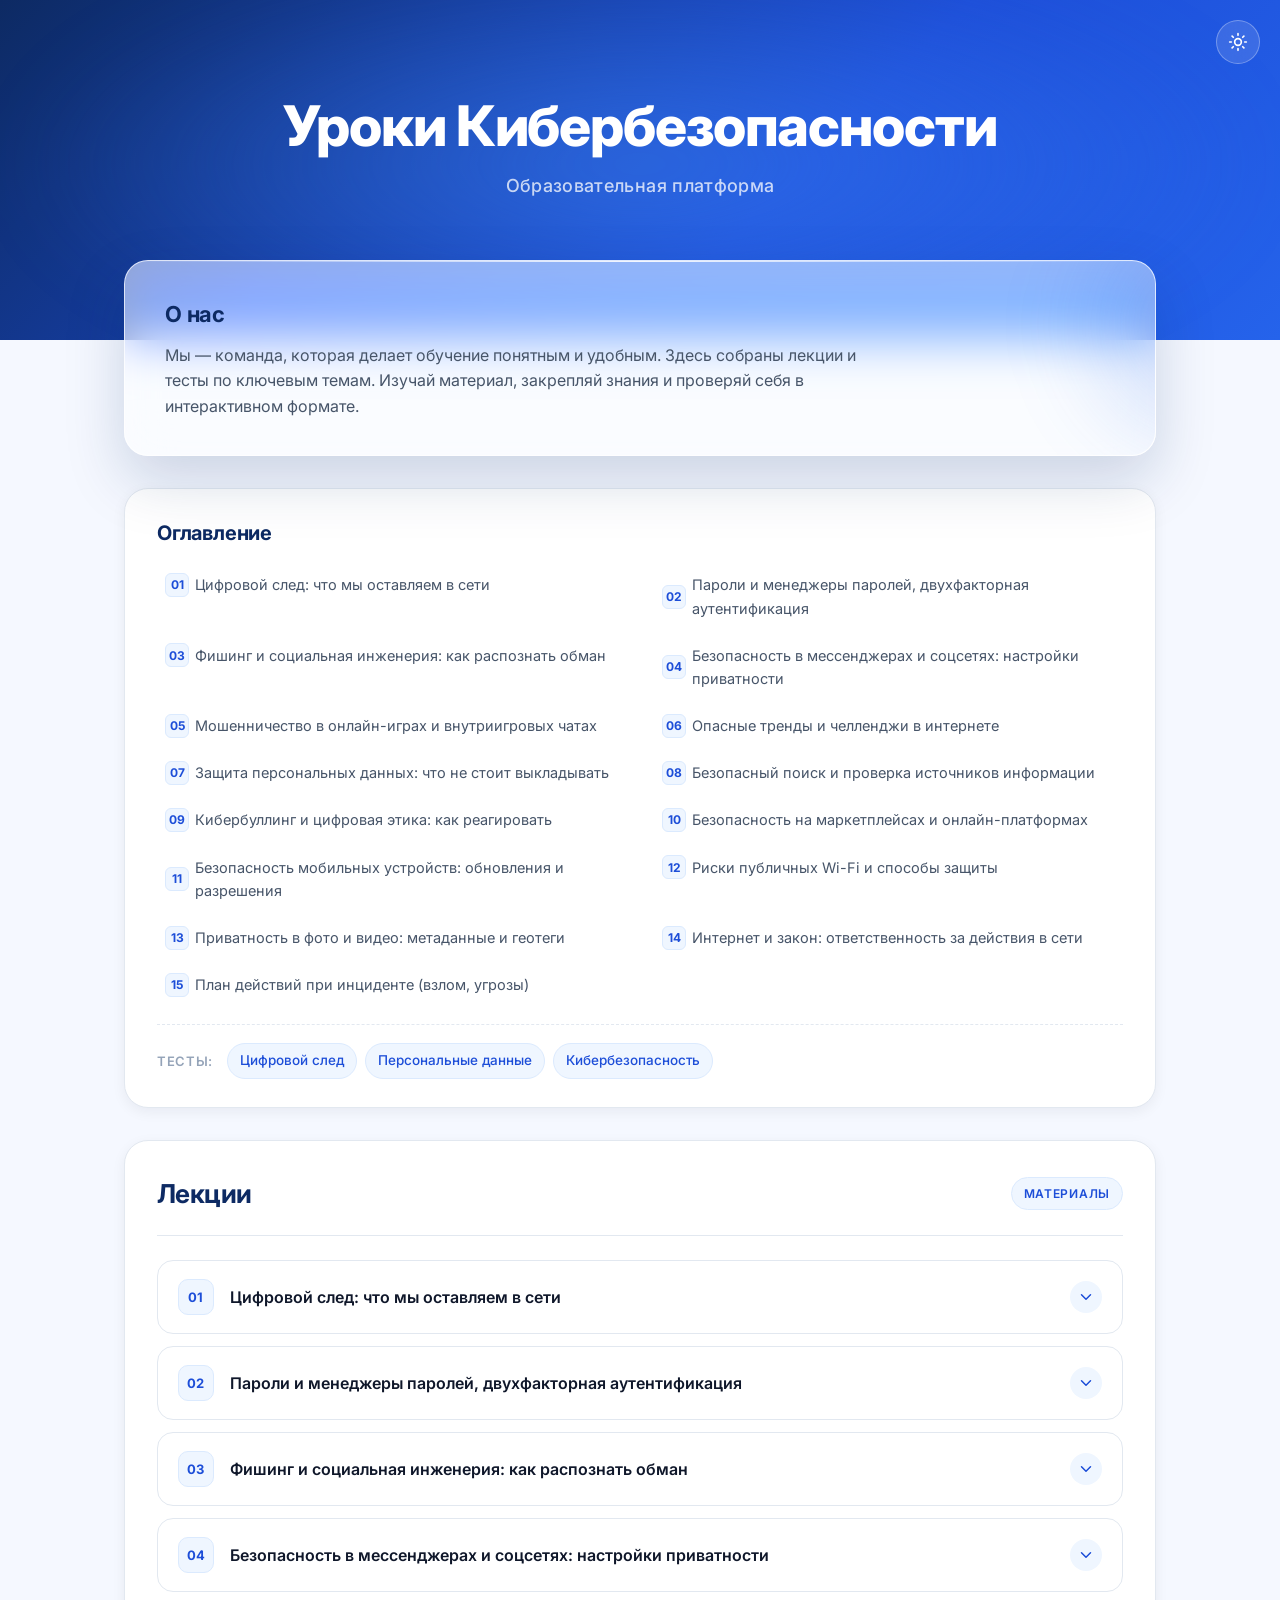
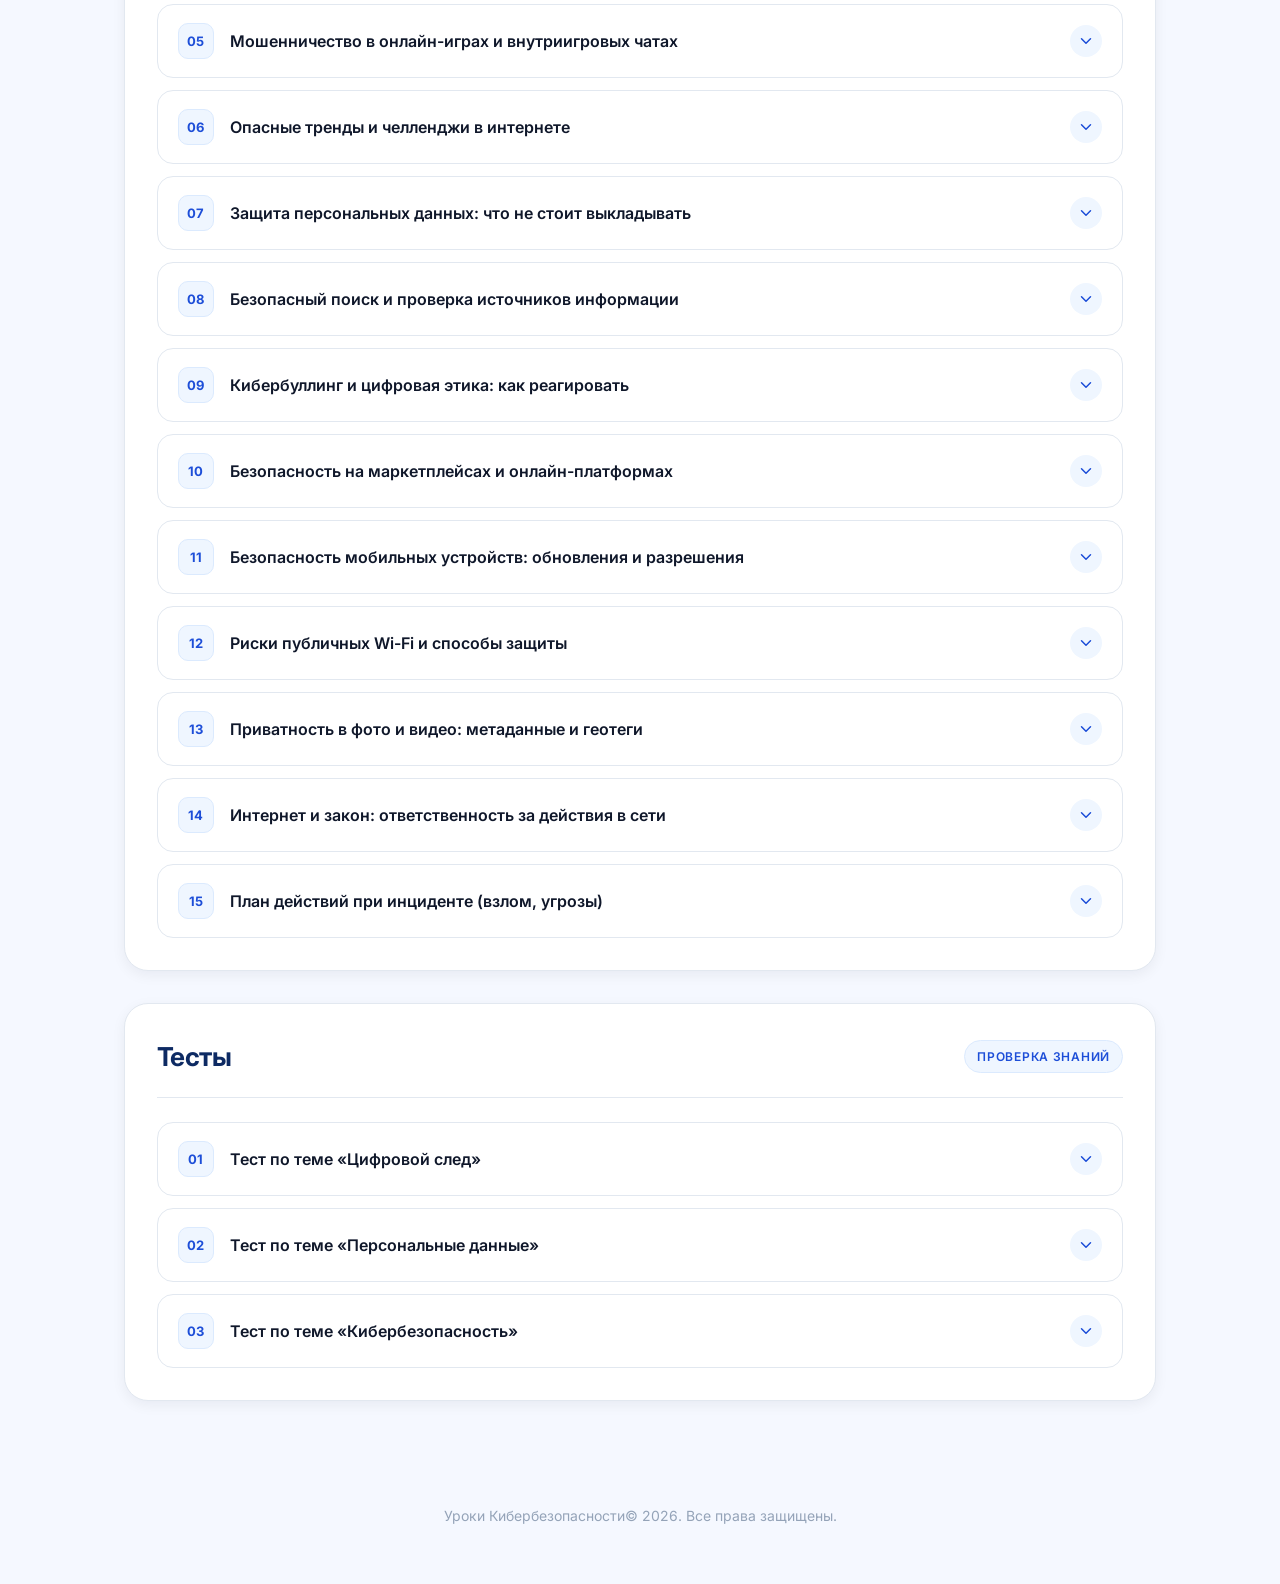
<file: index.html>
<!DOCTYPE html>
<html lang="ru">
<head>
  <meta charset="UTF-8" />
  <meta name="viewport" content="width=device-width, initial-scale=1.0" />
  <title>Уроки Кибербезопасности</title>
  <link rel="preconnect" href="https://fonts.googleapis.com" />
  <link rel="preconnect" href="https://fonts.gstatic.com" crossorigin />
  <link href="https://fonts.googleapis.com/css2?family=Inter:wght@400;500;600;700;800&display=swap" rel="stylesheet" />
  <link rel="stylesheet" href="style.css" />
</head>
<body>

  <!-- ШАПКА -->
  <header class="hero">
    <button class="theme-toggle" id="themeToggle" aria-label="Переключить тему">
      <svg class="icon-sun" viewBox="0 0 24 24" width="20" height="20">
        <circle cx="12" cy="12" r="4" fill="none" stroke="currentColor" stroke-width="2"/>
        <path d="M12 2v2M12 20v2M4.93 4.93l1.41 1.41M17.66 17.66l1.41 1.41M2 12h2M20 12h2M4.93 19.07l1.41-1.41M17.66 6.34l1.41-1.41"
              fill="none" stroke="currentColor" stroke-width="2" stroke-linecap="round"/>
      </svg>
      <svg class="icon-moon" viewBox="0 0 24 24" width="20" height="20">
        <path d="M21 12.79A9 9 0 1 1 11.21 3 7 7 0 0 0 21 12.79z"
              fill="none" stroke="currentColor" stroke-width="2" stroke-linejoin="round"/>
      </svg>
    </button>

    <div class="hero__inner">
      <h1 class="hero__title">Уроки Кибербезопасности</h1>
      <p class="hero__subtitle">Образовательная платформа</p>
    </div>
    <div class="hero__glow"></div>
  </header>

  <!-- ПЛАШКА О НАС -->
  <section class="about-wrap">
    <div class="about">
      <h2 class="about__title">О нас</h2>
      <p class="about__text">
        Мы — команда, которая делает обучение понятным и удобным.
        Здесь собраны лекции и тесты по ключевым темам. Изучай материал,
        закрепляй знания и проверяй себя в интерактивном формате.
      </p>
    </div>
  </section>

  <!-- ОГЛАВЛЕНИЕ -->
  <section class="toc-wrap" id="toc">
    <nav class="toc" aria-label="Оглавление">
      <h2 class="toc__title">Оглавление</h2>
      <ol class="toc__list">
        <li><a href="#lec-01" data-toc-link>Цифровой след: что мы оставляем в сети</a></li>
        <li><a href="#lec-02" data-toc-link>Пароли и менеджеры паролей, двухфакторная аутентификация</a></li>
        <li><a href="#lec-03" data-toc-link>Фишинг и социальная инженерия: как распознать обман</a></li>
        <li><a href="#lec-04" data-toc-link>Безопасность в мессенджерах и соцсетях: настройки приватности</a></li>
        <li><a href="#lec-05" data-toc-link>Мошенничество в онлайн-играх и внутриигровых чатах</a></li>
        <li><a href="#lec-06" data-toc-link>Опасные тренды и челленджи в интернете</a></li>
        <li><a href="#lec-07" data-toc-link>Защита персональных данных: что не стоит выкладывать</a></li>
        <li><a href="#lec-08" data-toc-link>Безопасный поиск и проверка источников информации</a></li>
        <li><a href="#lec-09" data-toc-link>Кибербуллинг и цифровая этика: как реагировать</a></li>
        <li><a href="#lec-10" data-toc-link>Безопасность на маркетплейсах и онлайн-платформах</a></li>
        <li><a href="#lec-11" data-toc-link>Безопасность мобильных устройств: обновления и разрешения</a></li>
        <li><a href="#lec-12" data-toc-link>Риски публичных Wi-Fi и способы защиты</a></li>
        <li><a href="#lec-13" data-toc-link>Приватность в фото и видео: метаданные и геотеги</a></li>
        <li><a href="#lec-14" data-toc-link>Интернет и закон: ответственность за действия в сети</a></li>
        <li><a href="#lec-15" data-toc-link>План действий при инциденте (взлом, угрозы)</a></li>
      </ol>
      <div class="toc__tests">
        <span class="toc__tests-label">Тесты:</span>
        <a href="#test-01" data-toc-link>Цифровой след</a>
        <a href="#test-02" data-toc-link>Персональные данные</a>
        <a href="#test-03" data-toc-link>Кибербезопасность</a>
      </div>
    </nav>
  </section>

  <!-- ОСНОВНОЙ КОНТЕНТ -->
  <main class="content">

    <!-- ЛЕКЦИИ -->
    <section class="panel">
      <header class="panel__header">
        <h2 class="panel__title">Лекции</h2>
        <span class="panel__badge">Материалы</span>
      </header>

      <div class="accordion" data-accordion>

        <div class="item" id="lec-01">
          <button class="item__head" aria-expanded="false">
            <span class="item__num">01</span>
            <span class="item__name">Цифровой след: что мы оставляем в сети</span>
            <span class="item__arrow" aria-hidden="true">
              <svg viewBox="0 0 24 24" width="18" height="18">
                <path d="M6 9l6 6 6-6" fill="none" stroke="currentColor" stroke-width="2" stroke-linecap="round" stroke-linejoin="round"/>
              </svg>
            </span>
          </button>
          <div class="item__body">
            <div class="item__content">
              <p>
                <b>Цифровой след</b> — это все данные, которые остаются после вашей активности в сети.
                Он бывает <b>активный</b> (вы сами публикуете: посты, комментарии, фото, отзывы, регистрации) и <b>пассивный</b> (собирается автоматически: IP-адрес, cookies, геолокация, история браузера, метаданные устройств).
                След формируют соцсети, поисковики, магазины, приложения и даже «умные» устройства. Важно понимать: интернет плохо забывает — удалённые посты могут сохраняться в кэше, копиях и архивах.
                След влияет на репутацию, может использоваться для травли, мошенничества, доксинга и социальной инженерии. Практика: минимизируйте лишние данные при регистрации, проверяйте настройки приватности,
                используйте разные почты для разных целей, периодически «гуглите себя», удаляйте старые аккаунты и непубличную информацию.
              </p>
              <p>
                Понимание цифрового следа важно для защиты приватности,
                репутации и цифровой гигиены.
              </p>
            </div>
          </div>
        </div>

        <div class="item" id="lec-02">
          <button class="item__head" aria-expanded="false">
            <span class="item__num">02</span>
            <span class="item__name">Пароли и менеджеры паролей, двухфакторная аутентификация</span>
            <span class="item__arrow" aria-hidden="true">
              <svg viewBox="0 0 24 24" width="18" height="18">
                <path d="M6 9l6 6 6-6" fill="none" stroke="currentColor" stroke-width="2" stroke-linecap="round" stroke-linejoin="round"/>
              </svg>
            </span>
          </button>
          <div class="item__body">
            <div class="item__content">
              <p>
                <b>Пароль</b> — первый барьер доступа к аккаунтам.
                Главные правила: пароли должны быть <b>длинными и уникальными</b> для каждого сервиса (минимум 12–16 символов, лучше — случайная фраза), их нельзя повторять и нельзя хранить в заметках или на стикерах.
                Человеку сложно запомнить десятки уникальных паролей, поэтому используют <b>менеджеры паролей</b> — программы, которые генерируют и хранят пароли в зашифрованном виде под одним мастер-паролем.
                <b>Двухфакторная аутентификация (2FA)</b> добавляет второй фактор: код из приложения, push-уведомление или аппаратный ключ. Даже если пароль украдут, без второго фактора вход не состоится. Лучше использовать приложения-аутентификаторы или аппаратные ключи, чем SMS (SMS уязвимы к перехвату и подмене SIM).
                Никогда не сообщайте коды 2FA никому — ни «поддержке», ни «другу».
              </p>
            </div>
          </div>
        </div>

        <div class="item" id="lec-03">
          <button class="item__head" aria-expanded="false">
            <span class="item__num">03</span>
            <span class="item__name">Фишинг и социальная инженерия: как распознать обман</span>
            <span class="item__arrow" aria-hidden="true">
              <svg viewBox="0 0 24 24" width="18" height="18">
                <path d="M6 9l6 6 6-6" fill="none" stroke="currentColor" stroke-width="2" stroke-linecap="round" stroke-linejoin="round"/>
              </svg>
            </span>
          </button>
          <div class="item__body">
            <div class="item__content">
              <p>
                <b>Фишинг</b> — это мошенничество, при котором злоумышленник выманивает данные (пароли, коды, карты) или заставляет совершить действие (перевести деньги, установить программу).
                Социальная инженерия воздействует на эмоции: страх, срочность, жадность, любопытство, авторитет.
                Типичные признаки: неожиданное сообщение о «блокировке», «выигрыше», «штрафе»; требование действовать немедленно; просьба сообщить код или пароль;
                подозрительная ссылка; ошибки в тексте; несовпадение адреса отправителя; просьба установить программу или перейти по ссылке.
                Виды: массовый фишинг, целевой (spear phishing), «фишинг руководства» (BEC), поддельные сайты и QR-коды (quishing).
                Правило: <b>не переходите по ссылкам из подозрительных сообщений</b> — заходите на сайт вручную; проверяйте адрес; сомневаетесь — перезвоните по официальному номеру. Никакая настоящая организация не просит пароль или код 2FA.
              </p>
            </div>
          </div>
        </div>

        <div class="item" id="lec-04">
          <button class="item__head" aria-expanded="false">
            <span class="item__num">04</span>
            <span class="item__name">Безопасность в мессенджерах и соцсетях: настройки приватности</span>
            <span class="item__arrow" aria-hidden="true">
              <svg viewBox="0 0 24 24" width="18" height="18">
                <path d="M6 9l6 6 6-6" fill="none" stroke="currentColor" stroke-width="2" stroke-linecap="round" stroke-linejoin="round"/>
              </svg>
            </span>
          </button>
          <div class="item__body">
            <div class="item__content">
              <p>
                В мессенджерах и соцсетях важны три вещи: <b>кто вас видит, кто может вам писать и что о вас можно узнать</b>.
                Настройте приватность: закройте профиль от посторонних, ограничьте видимость номера телефона, списка друзей, фото,
                геолокации и статуса «онлайн». В мессенджерах включите двухфакторную аутентификацию, проверьте настройки «кто может
                добавлять в группы», отключите автозагрузку файлов от неизвестных, используйте сквозное шифрование (secret chats).
                Осторожно с публикацией: фото билетов, документов, адреса, расписания поездок, школы ребёнка. Не принимайте незнакомцев в
                друзья «просто так» — это источник социальной инженерии и травли. Помните: пересланные скриншоты и сообщения могут стать публичными;
                «исчезающие» сообщения не гарантируют полного удаления.
              </p>
            </div>
          </div>
        </div>

        <div class="item" id="lec-05">
          <button class="item__head" aria-expanded="false">
            <span class="item__num">05</span>
            <span class="item__name">Мошенничество в онлайн-играх и внутриигровых чатах</span>
            <span class="item__arrow" aria-hidden="true">
              <svg viewBox="0 0 24 24" width="18" height="18">
                <path d="M6 9l6 6 6-6" fill="none" stroke="currentColor" stroke-width="2" stroke-linecap="round" stroke-linejoin="round"/>
              </svg>
            </span>
          </button>
          <div class="item__body">
            <div class="item__content">
              <p>
                В играх мошенники используют доверие и азарт.
                Схемы: «бесплатные скины/валюта» по ссылке, просьба «одолжить» предмет или аккаунт,
                фейковые трейды (подмена предмета), продажа аккаунтов, «помощь» с выводом средств, фишинговые
                сайты под видом официальных, просьбы установить мод или чит (часто это вредоносное ПО).
                В чатах — давление, шантаж, «дружба» ради доступа. Правила: не переходите по внешним ссылкам,
                не сообщайте логин/пароль и коды, не устанавливайте сторонние программы, используйте официальные
                торговые площадки, включайте 2FA, проверяйте каждую сделку в интерфейсе игры, не доверяйте «гарантам»
                из чата. Помните: бесплатный сыр — приманка; администрация игры никогда не просит пароль.
              </p>
            </div>
          </div>
        </div>

        <div class="item" id="lec-06">
          <button class="item__head" aria-expanded="false">
            <span class="item__num">06</span>
            <span class="item__name">Опасные тренды и челленджи в интернете</span>
            <span class="item__arrow" aria-hidden="true">
              <svg viewBox="0 0 24 24" width="18" height="18">
                <path d="M6 9l6 6 6-6" fill="none" stroke="currentColor" stroke-width="2" stroke-linecap="round" stroke-linejoin="round"/>
              </svg>
            </span>
          </button>
          <div class="item__body">
            <div class="item__content">
              <p>
                Вирусные челленджи и тренды дают ощущение причастности и лайки, но могут быть опасны для здоровья, психики, приватности и закона.
                Признаки опасного тренда: требуется риск для жизни/здоровья, нарушение закона, унижение других, передача личных данных,
                «испытание» на выносливость, призыв к травле или вандализму. Механика вовлечения: срочность, соревнование, страх «выпасть
                из компании», давление сверстников. Алгоритмы соцсетей усиливают эмоциональный и рискованный контент. Правила: критически
                оценивайте последствия, не участвуйте в опасном ради лайков, не снимайте и не распространяйте опасные ролики
                (это может подтолкнуть других), сообщайте взрослым/модераторам о угрозах, помните об ответственности и о том,
                что видео останется в сети.
              </p>
            </div>
          </div>
        </div>

        <div class="item" id="lec-07">
          <button class="item__head" aria-expanded="false">
            <span class="item__num">07</span>
            <span class="item__name">Защита персональных данных: что не стоит выкладывать</span>
            <span class="item__arrow" aria-hidden="true">
              <svg viewBox="0 0 24 24" width="18" height="18">
                <path d="M6 9l6 6 6-6" fill="none" stroke="currentColor" stroke-width="2" stroke-linecap="round" stroke-linejoin="round"/>
              </svg>
            </span>
          </button>
          <div class="item__body">
            <div class="item__content">
              <p>
                Персональные данные — любая информация, по которой можно вас идентифицировать:
                <b>ФИО, дата рождения, адрес, телефон, email, паспорт, СНИЛС, фото, биометрия, геолокация, IP</b>.
                Не выкладывайте публично: документы и их номера, домашний адрес и точную геолокацию,
                номер школы/класса и расписание, данные банковских карт, медицинские сведения, фото ключей и
                пропусков, билеты со штрихкодами, данные членов семьи без их согласия. Опасности: кража личности,
                мошенничество, доксинг, сталкинг, шантаж. Принцип минимизации данных: сообщайте только необходимое;
                проверяйте, зачем сайту поле «необязательно»; отзывайте доступ приложений к контактам, камере, геолокации;
                используйте псевдонимы там, где это уместно; помните о праве на защиту персональных данных.
              </p>
            </div>
          </div>
        </div>

        <div class="item" id="lec-08">
          <button class="item__head" aria-expanded="false">
            <span class="item__num">08</span>
            <span class="item__name">Безопасный поиск и проверка источников информации</span>
            <span class="item__arrow" aria-hidden="true">
              <svg viewBox="0 0 24 24" width="18" height="18">
                <path d="M6 9l6 6 6-6" fill="none" stroke="currentColor" stroke-width="2" stroke-linecap="round" stroke-linejoin="round"/>
              </svg>
            </span>
          </button>
          <div class="item__body">
            <div class="item__content">
              <p>
                В интернете много недостоверной информации: фейки, манипуляции, реклама под видом новостей, ИИ-контент.
                Правила безопасного поиска: используйте официальные и первоисточники; проверяйте дату публикации;
                смотрите на автора и его компетенцию; ищите подтверждение в 2–3 независимых источниках; отделяйте факты от мнений;
                настороженно относитесь к кричащим заголовкам, эмоциональным призывам и «сенсациям»; проверяйте фото и видео
                (обратный поиск изображений, признаки монтажа и ИИ-генерации); не переходите по рекламным и подозрительным ссылкам;
                для поиска используйте проверенные поисковики и настройки безопасного поиска. Критическое мышление — главный инструмент:
                задавайте вопросы <b>«кто это сказал?»</b>, <b>«зачем?»</b>, <b>«есть ли доказательства?»</b>, <b>«что опущено?»</b>.
              </p>
            </div>
          </div>
        </div>

        <div class="item" id="lec-09">
          <button class="item__head" aria-expanded="false">
            <span class="item__num">09</span>
            <span class="item__name">Кибербуллинг и цифровая этика: как реагировать</span>
            <span class="item__arrow" aria-hidden="true">
              <svg viewBox="0 0 24 24" width="18" height="18">
                <path d="M6 9l6 6 6-6" fill="none" stroke="currentColor" stroke-width="2" stroke-linecap="round" stroke-linejoin="round"/>
              </svg>
            </span>
          </button>
          <div class="item__body">
            <div class="item__content">
              <p>
                <b>Кибербуллинг</b> — систематическая травля в сети: оскорбления, угрозы, распространение слухов и фото, исключение из групп,
                преследование. <b>Особенности</b>: круглосуточность, анонимность агрессора, широкая аудитория, следы сохраняются.
                <b>Цифровая этика</b>: уважение, недопустимость унижения, ответственность за слова, согласие на публикацию чужих фото, приватность.
                Если вы столкнулись с <b>травлей</b>: не отвечайте агрессией, сохраните доказательства (скриншоты), заблокируйте обидчика,
                пожалуйтесь модераторам/администрации, расскажите взрослым/доверенному человеку, при угрозах — обратитесь в полицию.
                Если травят другого — не оставайтесь в стороне: поддержите, не распространяйте, сообщите. Помните: молчание свидетелей
                усиливает агрессора, а поддержка снижает вред.
              </p>
            </div>
          </div>
        </div>

        <div class="item" id="lec-10">
          <button class="item__head" aria-expanded="false">
            <span class="item__num">10</span>
            <span class="item__name">Безопасность на маркетплейсах и онлайн-платформах</span>
            <span class="item__arrow" aria-hidden="true">
              <svg viewBox="0 0 24 24" width="18" height="18">
                <path d="M6 9l6 6 6-6" fill="none" stroke="currentColor" stroke-width="2" stroke-linecap="round" stroke-linejoin="round"/>
              </svg>
            </span>
          </button>
          <div class="item__body">
            <div class="item__content">
              <p>
                На маркетплейсах риски связаны с продавцами, оплатой и доставкой.
                <b>Признаки мошенничества</b>: подозрительно низкая цена, требование оплаты вне платформы (перевод на карту, мессенджер),
                просьба перейти по ссылке для «оформления», фейковые отзывы, новый продавец без истории, давление «срочно».
                Правила: общайтесь и платите <b>только внутри платформы</b> (защита сделки), проверяйте рейтинг и отзывы, читайте условия возврата,
                не сообщайте коды из SMS, не переходите в мессенджеры по просьбе продавца, проверяйте адрес сайта (фишинг),
                сохраняйте переписку и чеки. При получении товара — проверяйте до оплаты, если возможно;
                при проблеме — используйте официальные споры и поддержку, а не «личные договорённости».
                Осторожно с «предоплатой» и «бронью» вне системы.
              </p>
            </div>
          </div>
        </div>

        <div class="item" id="lec-11">
          <button class="item__head" aria-expanded="false">
            <span class="item__num">11</span>
            <span class="item__name">Безопасность мобильных устройств: обновления и разрешения</span>
            <span class="item__arrow" aria-hidden="true">
              <svg viewBox="0 0 24 24" width="18" height="18">
                <path d="M6 9l6 6 6-6" fill="none" stroke="currentColor" stroke-width="2" stroke-linecap="round" stroke-linejoin="round"/>
              </svg>
            </span>
          </button>
          <div class="item__body">
            <div class="item__content">
              <p>
                Смартфон содержит максимум личной информации, поэтому требует внимания.
                <b>Обновления ОС</b> и приложений закрывают уязвимости — устанавливайте их своевременно (лучше автоматически).
                <b>Разрешения приложений</b>: выдавайте только необходимые (фонарик не нуждается в контактах и микрофоне),
                проверяйте и отзывайте лишние, ограничивайте доступ к геолокации («только при использовании»).
                Скачивайте приложения только из официальных магазинов, проверяйте разработчика и отзывы,
                не устанавливайте APK из непроверенных источников. Включите блокировку экрана (PIN/биометрия), шифрование,
                «Найти устройство», резервное копирование, 2FA для аккаунта.
                Не подключайтесь к подозрительным Wi-Fi и не давайте доступ к устройству незнакомцам.
                Регулярно удаляйте неиспользуемые приложения и проверяйте, какие из них имеют доступ к данным.
              </p>
            </div>
          </div>
        </div>

        <div class="item" id="lec-12">
          <button class="item__head" aria-expanded="false">
            <span class="item__num">12</span>
            <span class="item__name">Риски публичных Wi-Fi и способы защиты</span>
            <span class="item__arrow" aria-hidden="true">
              <svg viewBox="0 0 24 24" width="18" height="18">
                <path d="M6 9l6 6 6-6" fill="none" stroke="currentColor" stroke-width="2" stroke-linecap="round" stroke-linejoin="round"/>
              </svg>
            </span>
          </button>
          <div class="item__body">
            <div class="item__content">
              <p>
                Публичные Wi-Fi (кафе, аэропорты, транспорт) удобны, но небезопасны:
                трафик могут перехватывать, злоумышленник может создать точку доступа с похожим названием (evil twin),
                возможны поддельные страницы авторизации для кражи данных. Риски: перехват паролей и переписки, подмена сайтов,
                внедрение вредоносного ПО. Защита: не входите в банковские приложения и не совершайте платежи через публичный Wi-Fi;
                используйте <b>VPN</b> для шифрования трафика; отключите автоподключение к открытым сетям и «общий доступ к файлам»;
                проверяйте название сети у сотрудников; используйте HTTPS и не игнорируйте предупреждения браузера;
                по возможности раздавайте интернет со своего телефона; после подключения «забудьте» сеть.
                Домашний Wi-Fi защитите паролем WPA2/WPA3 и сменой заводского пароля роутера.
              </p>
            </div>
          </div>
        </div>

        <div class="item" id="lec-13">
          <button class="item__head" aria-expanded="false">
            <span class="item__num">13</span>
            <span class="item__name">Приватность в фото и видео: метаданные и геотеги</span>
            <span class="item__arrow" aria-hidden="true">
              <svg viewBox="0 0 24 24" width="18" height="18">
                <path d="M6 9l6 6 6-6" fill="none" stroke="currentColor" stroke-width="2" stroke-linecap="round" stroke-linejoin="round"/>
              </svg>
            </span>
          </button>
          <div class="item__body">
            <div class="item__content">
              <p>
                Фото и видео могут содержать скрытую информацию — <b>метаданные (EXIF)</b>:
                модель устройства, дата и время, параметры съёмки, а часто и <b>геотеги</b> (координаты места).
                Публикуя снимок, вы можете случайно раскрыть домашний адрес, школу, маршруты, время отсутствия дома.
                Дополнительные риски: на фото видны документы, номера, ключи, отражения, детали интерьера;
                видео — голоса и лица окружающих без согласия. Защита: отключайте геотеги в камере или удаляйте метаданные перед публикацией;
                не публикуйте фото документов и билетов; размывайте/закрывайте чувствительные детали; ограничивайте аудиторию;
                получайте согласие на съёмку других людей; помните, что скриншоты и репосты выходят из-под контроля.
                Проверять и удалять метаданные можно в настройках телефона и специальных приложениях.
              </p>
            </div>
          </div>
        </div>

        <div class="item" id="lec-14">
          <button class="item__head" aria-expanded="false">
            <span class="item__num">14</span>
            <span class="item__name">Интернет и закон: ответственность за действия в сети</span>
            <span class="item__arrow" aria-hidden="true">
              <svg viewBox="0 0 24 24" width="18" height="18">
                <path d="M6 9l6 6 6-6" fill="none" stroke="currentColor" stroke-width="2" stroke-linecap="round" stroke-linejoin="round"/>
              </svg>
            </span>
          </button>
          <div class="item__body">
            <div class="item__content">
              <p>
                Интернет не отменяет закон: анонимность иллюзорна, действия оставляют следы (IP, аккаунты, метаданные),
                а провайдеры и платформы хранят данные. <b>Ответственность наступает за</b>:
                оскорбления и клевету, угрозы, распространение персональных данных без согласия,
                нарушение авторских прав, экстремистские материалы, мошенничество, распространение вредоносных программ,
                призывы к незаконным действиям, травлю. Возраст ответственности зависит от страны и вида правонарушения;
                за несовершеннолетних отвечают родители. «Это была шутка» не освобождает от последствий.
                Цифровая этика и закон требуют уважения прав других: на приватность, честь, достоинство, интеллектуальную собственность.
                Перед публикацией спросите: не нарушает ли это чьи-то права и закон? Сохраняйте доказательства при нарушениях против вас.
              </p>
            </div>
          </div>
        </div>

        <div class="item" id="lec-15">
          <button class="item__head" aria-expanded="false">
            <span class="item__num">15</span>
            <span class="item__name">План действий при инциденте (взлом, угрозы)</span>
            <span class="item__arrow" aria-hidden="true">
              <svg viewBox="0 0 24 24" width="18" height="18">
                <path d="M6 9l6 6 6-6" fill="none" stroke="currentColor" stroke-width="2" stroke-linecap="round" stroke-linejoin="round"/>
              </svg>
            </span>
          </button>
          <div class="item__body">
            <div class="item__content">
              <p>
                При взломе аккаунта: <b>не паникуйте</b>; смените пароль (с другого устройства), включите/перепроверьте <b>2FA</b>, завершите все сеансы,
                проверьте привязанные почты, телефоны, платёжные данные и правила пересылки; сообщите в поддержку сервиса;
                предупредите контакты о возможных сообщениях от вашего имени; проверьте устройства на вредоносное ПО.
                При финансовом мошенничестве: заблокируйте карту, обратитесь в банк, сохраните чеки и переписку, подайте заявление в полицию.
                При угрозах и травле: сохраните доказательства (скриншоты с датой, ссылки), заблокируйте агрессора, пожалуйтесь платформе,
                расскажите доверенным взрослым; при реальной опасности — в полицию. Общий алгоритм:
                <b>остановить утечку → сохранить доказательства → устранить причину → сообщить ответственным → восстановить защиту → сделать выводы</b>.
                Не удаляйте переписку и не «договаривайтесь» с вымогателями.
              </p>
            </div>
          </div>
        </div>

      </div>
    </section>

    <!-- ТЕСТЫ -->
    <section class="panel">
      <header class="panel__header">
        <h2 class="panel__title">Тесты</h2>
        <span class="panel__badge">Проверка знаний</span>
      </header>

      <div class="accordion" data-accordion>

        <!-- ТЕСТ 01 -->
        <div class="item" id="test-01">
          <button class="item__head" aria-expanded="false">
            <span class="item__num">01</span>
            <span class="item__name">Тест по теме «Цифровой след»</span>
            <span class="item__arrow" aria-hidden="true">
              <svg viewBox="0 0 24 24" width="18" height="18">
                <path d="M6 9l6 6 6-6" fill="none" stroke="currentColor" stroke-width="2" stroke-linecap="round" stroke-linejoin="round"/>
              </svg>
            </span>
          </button>
          <div class="item__body">
            <div class="item__content">
              <form class="quiz" data-quiz novalidate>

                <div class="quiz__q" data-question>
                  <p class="quiz__q-title"><b>1.</b> Что такое цифровой след?</p>
                  <label class="quiz__opt"><input type="radio" name="q1" value="a" data-correct="false"><span>Совокупность всех данных, которые пользователь оставляет в интернете</span></label>
                  <label class="quiz__opt"><input type="radio" name="q1" value="b" data-correct="true"><span>Данные, которые остаются после активности пользователя в сети (публикации и автоматически собранные)</span></label>
                  <label class="quiz__opt"><input type="radio" name="q1" value="c" data-correct="false"><span>Только комментарии и посты, которые человек публикует сам</span></label>
                  <label class="quiz__opt"><input type="radio" name="q1" value="d" data-correct="false"><span>История покупок в интернет-магазинах</span></label>
                </div>

                <div class="quiz__q" data-question>
                  <p class="quiz__q-title"><b>2.</b> Какой из примеров относится к <i>пассивному</i> цифровому следу?</p>
                  <label class="quiz__opt"><input type="radio" name="q2" value="a" data-correct="false"><span>Пост в соцсети</span></label>
                  <label class="quiz__opt"><input type="radio" name="q2" value="b" data-correct="false"><span>Комментарий под видео</span></label>
                  <label class="quiz__opt"><input type="radio" name="q2" value="c" data-correct="true"><span>IP-адрес и cookies, которые сохраняются автоматически</span></label>
                  <label class="quiz__opt"><input type="radio" name="q2" value="d" data-correct="false"><span>Отзыв в интернет-магазине</span></label>
                </div>

                <div class="quiz__q" data-question>
                  <p class="quiz__q-title"><b>3.</b> Почему важно понимать свой цифровой след?</p>
                  <label class="quiz__opt"><input type="radio" name="q3" value="a" data-correct="true"><span>Чтобы защищать приватность, репутацию и не попадать в руки мошенников</span></label>
                  <label class="quiz__opt"><input type="radio" name="q3" value="b" data-correct="false"><span>Чтобы получать больше рекламы</span></label>
                  <label class="quiz__opt"><input type="radio" name="q3" value="c" data-correct="false"><span>Чтобы увеличить количество подписчиков</span></label>
                  <label class="quiz__opt"><input type="radio" name="q3" value="d" data-correct="false"><span>Это не важно — интернет всё забывает</span></label>
                </div>

                <div class="quiz__q" data-question>
                  <p class="quiz__q-title"><b>4.</b> Что из перечисленного поможет уменьшить цифровой след?</p>
                  <label class="quiz__opt"><input type="radio" name="q4" value="a" data-correct="false"><span>Публиковать больше личной информации</span></label>
                  <label class="quiz__opt"><input type="radio" name="q4" value="b" data-correct="true"><span>Проверять настройки приватности и удалять старые аккаунты</span></label>
                  <label class="quiz__opt"><input type="radio" name="q4" value="c" data-correct="false"><span>Использовать один пароль для всех сервисов</span></label>
                  <label class="quiz__opt"><input type="radio" name="q4" value="d" data-correct="false"><span>Не выходить в интернет вообще</span></label>
                </div>

                <div class="quiz__q" data-question>
                  <p class="quiz__q-title"><b>5.</b> Верно ли утверждение: «Удалённые из интернета данные исчезают навсегда»?</p>
                  <label class="quiz__opt"><input type="radio" name="q5" value="a" data-correct="false"><span>Верно — как только пост удалён, его нет</span></label>
                  <label class="quiz__opt"><input type="radio" name="q5" value="b" data-correct="true"><span>Неверно — данные могут оставаться в кэше, копиях и архивах</span></label>
                  <label class="quiz__opt"><input type="radio" name="q5" value="c" data-correct="false"><span>Верно, если удалить аккаунт</span></label>
                  <label class="quiz__opt"><input type="radio" name="q5" value="d" data-correct="false"><span>Верно только для фото</span></label>
                </div>

                <div class="quiz__actions">
                  <button type="button" class="btn" data-quiz-check>Проверить</button>
                  <button type="button" class="btn btn--ghost" data-quiz-reset hidden>Пройти заново</button>
                </div>
                <p class="quiz__result" data-quiz-result hidden></p>
              </form>
            </div>
          </div>
        </div>

        <!-- ТЕСТ 02 -->
        <div class="item" id="test-02">
          <button class="item__head" aria-expanded="false">
            <span class="item__num">02</span>
            <span class="item__name">Тест по теме «Персональные данные»</span>
            <span class="item__arrow" aria-hidden="true">
              <svg viewBox="0 0 24 24" width="18" height="18">
                <path d="M6 9l6 6 6-6" fill="none" stroke="currentColor" stroke-width="2" stroke-linecap="round" stroke-linejoin="round"/>
              </svg>
            </span>
          </button>
          <div class="item__body">
            <div class="item__content">
              <form class="quiz" data-quiz novalidate>

                <div class="quiz__q" data-question>
                  <p class="quiz__q-title"><b>1.</b> Что относится к персональным данным?</p>
                  <label class="quiz__opt"><input type="radio" name="p1" value="a" data-correct="false"><span>Только фамилия и имя</span></label>
                  <label class="quiz__opt"><input type="radio" name="p1" value="b" data-correct="false"><span>Только паспортные данные</span></label>
                  <label class="quiz__opt"><input type="radio" name="p1" value="c" data-correct="true"><span>Любая информация, по которой можно идентифицировать человека</span></label>
                  <label class="quiz__opt"><input type="radio" name="p1" value="d" data-correct="false"><span>Только данные банковских карт</span></label>
                </div>

                <div class="quiz__q" data-question>
                  <p class="quiz__q-title"><b>2.</b> Что <i>не стоит</i> публиковать в открытом доступе?</p>
                  <label class="quiz__opt"><input type="radio" name="p2" value="a" data-correct="false"><span>Свои любимые фильмы</span></label>
                  <label class="quiz__opt"><input type="radio" name="p2" value="b" data-correct="true"><span>Фото паспорта, билетов и банковских карт</span></label>
                  <label class="quiz__opt"><input type="radio" name="p2" value="c" data-correct="false"><span>Мемы и картинки</span></label>
                  <label class="quiz__opt"><input type="radio" name="p2" value="d" data-correct="false"><span>Название любимой книги</span></label>
                </div>

                <div class="quiz__q" data-question>
                  <p class="quiz__q-title"><b>3.</b> Принцип минимизации данных означает:</p>
                  <label class="quiz__opt"><input type="radio" name="p3" value="a" data-correct="true"><span>Сообщать только ту информацию, которая действительно необходима</span></label>
                  <label class="quiz__opt"><input type="radio" name="p3" value="b" data-correct="false"><span>Указывать как можно больше данных о себе</span></label>
                  <label class="quiz__opt"><input type="radio" name="p3" value="c" data-correct="false"><span>Хранить все данные в одном месте</span></label>
                  <label class="quiz__opt"><input type="radio" name="p3" value="d" data-correct="false"><span>Не пользоваться интернетом</span></label>
                </div>

                <div class="quiz__q" data-question>
                  <p class="quiz__q-title"><b>4.</b> Что такое доксинг?</p>
                  <label class="quiz__opt"><input type="radio" name="p4" value="a" data-correct="false"><span>Вид компьютерной игры</span></label>
                  <label class="quiz__opt"><input type="radio" name="p4" value="b" data-correct="false"><span>Способ шифрования данных</span></label>
                  <label class="quiz__opt"><input type="radio" name="p4" value="c" data-correct="true"><span>Публикация чьих-то личных данных без согласия с целью травли</span></label>
                  <label class="quiz__opt"><input type="radio" name="p4" value="d" data-correct="false"><span>Резервное копирование файлов</span></label>
                </div>

                <div class="quiz__q" data-question>
                  <p class="quiz__q-title"><b>5.</b> Что следует сделать перед установкой приложения?</p>
                  <label class="quiz__opt"><input type="radio" name="p5" value="a" data-correct="false"><span>Сразу выдать все разрешения</span></label>
                  <label class="quiz__opt"><input type="radio" name="p5" value="b" data-correct="false"><span>Отключить антивирус</span></label>
                  <label class="quiz__opt"><input type="radio" name="p5" value="c" data-correct="true"><span>Проверить, какие разрешения оно запрашивает, и выдать только необходимые</span></label>
                  <label class="quiz__opt"><input type="radio" name="p5" value="d" data-correct="false"><span>Сообщить разработчику свой пароль</span></label>
                </div>

                <div class="quiz__actions">
                  <button type="button" class="btn" data-quiz-check>Проверить</button>
                  <button type="button" class="btn btn--ghost" data-quiz-reset hidden>Пройти заново</button>
                </div>
                <p class="quiz__result" data-quiz-result hidden></p>
              </form>
            </div>
          </div>
        </div>

        <!-- ТЕСТ 03 -->
        <div class="item" id="test-03">
          <button class="item__head" aria-expanded="false">
            <span class="item__num">03</span>
            <span class="item__name">Тест по теме «Кибербезопасность»</span>
            <span class="item__arrow" aria-hidden="true">
              <svg viewBox="0 0 24 24" width="18" height="18">
                <path d="M6 9l6 6 6-6" fill="none" stroke="currentColor" stroke-width="2" stroke-linecap="round" stroke-linejoin="round"/>
              </svg>
            </span>
          </button>
          <div class="item__body">
            <div class="item__content">
              <form class="quiz" data-quiz novalidate>

                <div class="quiz__q" data-question>
                  <p class="quiz__q-title"><b>1.</b> Какой пароль считается наиболее надёжным?</p>
                  <label class="quiz__opt"><input type="radio" name="k1" value="a" data-correct="false"><span>qwerty123</span></label>
                  <label class="quiz__opt"><input type="radio" name="k1" value="b" data-correct="false"><span>Дата рождения</span></label>
                  <label class="quiz__opt"><input type="radio" name="k1" value="c" data-correct="true"><span>Длинная уникальная фраза, сгенерированная менеджером паролей</span></label>
                  <label class="quiz__opt"><input type="radio" name="k1" value="d" data-correct="false"><span>Имя домашнего питомца</span></label>
                </div>

                <div class="quiz__q" data-question>
                  <p class="quiz__q-title"><b>2.</b> Что добавляет двухфакторная аутентификация (2FA)?</p>
                  <label class="quiz__opt"><input type="radio" name="k2" value="a" data-correct="true"><span>Второй фактор подтверждения личности помимо пароля</span></label>
                  <label class="quiz__opt"><input type="radio" name="k2" value="b" data-correct="false"><span>Второй пароль вместо первого</span></label>
                  <label class="quiz__opt"><input type="radio" name="k2" value="c" data-correct="false"><span>Отключает вход в аккаунт навсегда</span></label>
                  <label class="quiz__opt"><input type="radio" name="k2" value="d" data-correct="false"><span>Ускоряет работу интернета</span></label>
                </div>

                <div class="quiz__q" data-question>
                  <p class="quiz__q-title"><b>3.</b> Что такое фишинг?</p>
                  <label class="quiz__opt"><input type="radio" name="k3" value="a" data-correct="false"><span>Способ резервного копирования</span></label>
                  <label class="quiz__opt"><input type="radio" name="k3" value="b" data-correct="true"><span>Мошенничество, при котором выманивают данные или заставляют совершить действие</span></label>
                  <label class="quiz__opt"><input type="radio" name="k3" value="c" data-correct="false"><span>Вид антивируса</span></label>
                  <label class="quiz__opt"><input type="radio" name="k3" value="d" data-correct="false"><span>Тип социальной сети</span></label>
                </div>

                <div class="quiz__q" data-question>
                  <p class="quiz__q-title"><b>4.</b> Что делать при подключении к публичному Wi-Fi?</p>
                  <label class="quiz__opt"><input type="radio" name="k4" value="a" data-correct="false"><span>Сразу входить в банковское приложение</span></label>
                  <label class="quiz__opt"><input type="radio" name="k4" value="b" data-correct="false"><span>Отключить HTTPS-проверку</span></label>
                  <label class="quiz__opt"><input type="radio" name="k4" value="c" data-correct="true"><span>Использовать VPN и не совершать платежей</span></label>
                  <label class="quiz__opt"><input type="radio" name="k4" value="d" data-correct="false"><span>Подключиться к сети без пароля и названия</span></label>
                </div>

                <div class="quiz__q" data-question>
                  <p class="quiz__q-title"><b>5.</b> Что из перечисленного — признак фишингового сообщения?</p>
                  <label class="quiz__opt"><input type="radio" name="k5" value="a" data-correct="false"><span>Официальный адрес отправителя</span></label>
                  <label class="quiz__opt"><input type="radio" name="k5" value="b" data-correct="false"><span>Отсутствие ссылок и просьб</span></label>
                  <label class="quiz__opt"><input type="radio" name="k5" value="c" data-correct="true"><span>Срочность, требование сообщить код или перейти по ссылке</span></label>
                  <label class="quiz__opt"><input type="radio" name="k5" value="d" data-correct="false"><span>Подпись с именем отправителя</span></label>
                </div>

                <div class="quiz__actions">
                  <button type="button" class="btn" data-quiz-check>Проверить</button>
                  <button type="button" class="btn btn--ghost" data-quiz-reset hidden>Пройти заново</button>
                </div>
                <p class="quiz__result" data-quiz-result hidden></p>
              </form>
            </div>
          </div>
        </div>

      </div>
    </section>

  </main>

  <footer class="footer">
    <p>Уроки Кибербезопасности© 2026. Все права защищены.</p>
  </footer>

  <script src="scrypt.js"></script>
</body>
</html>
</file>
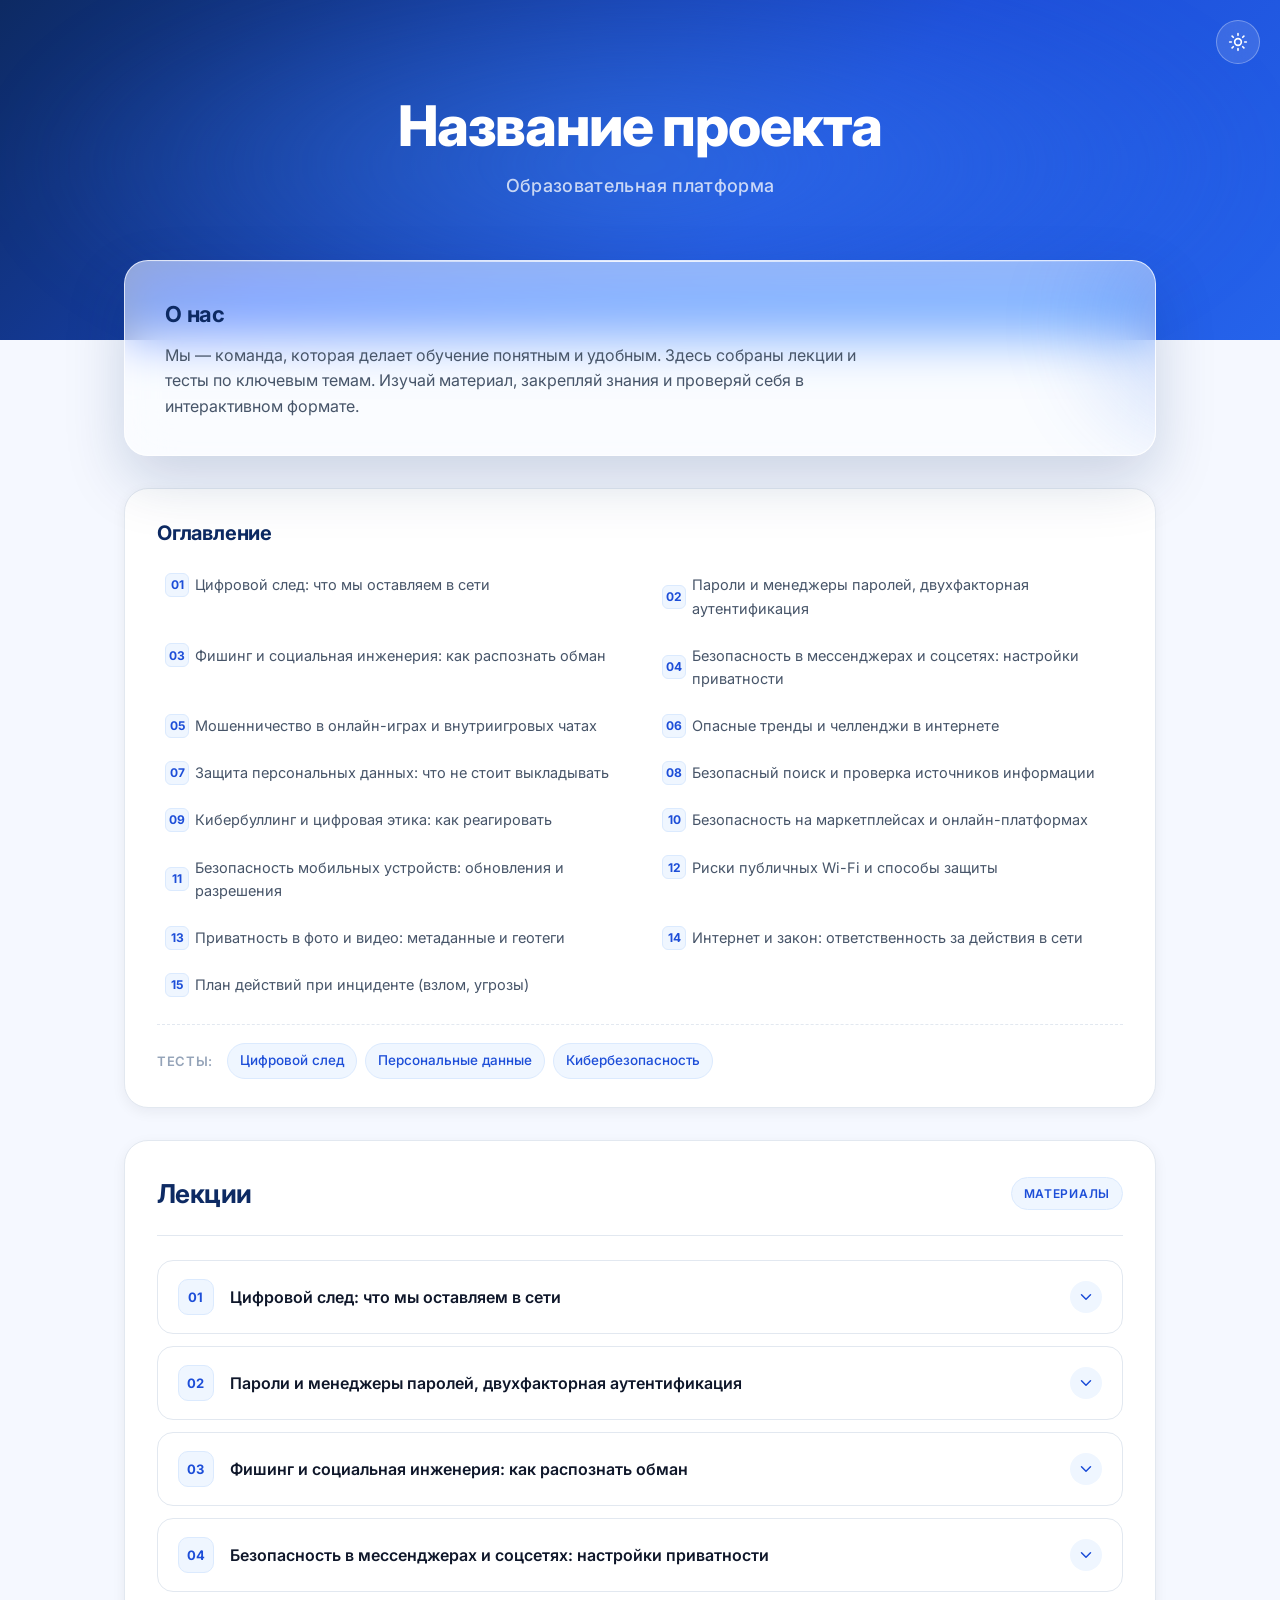
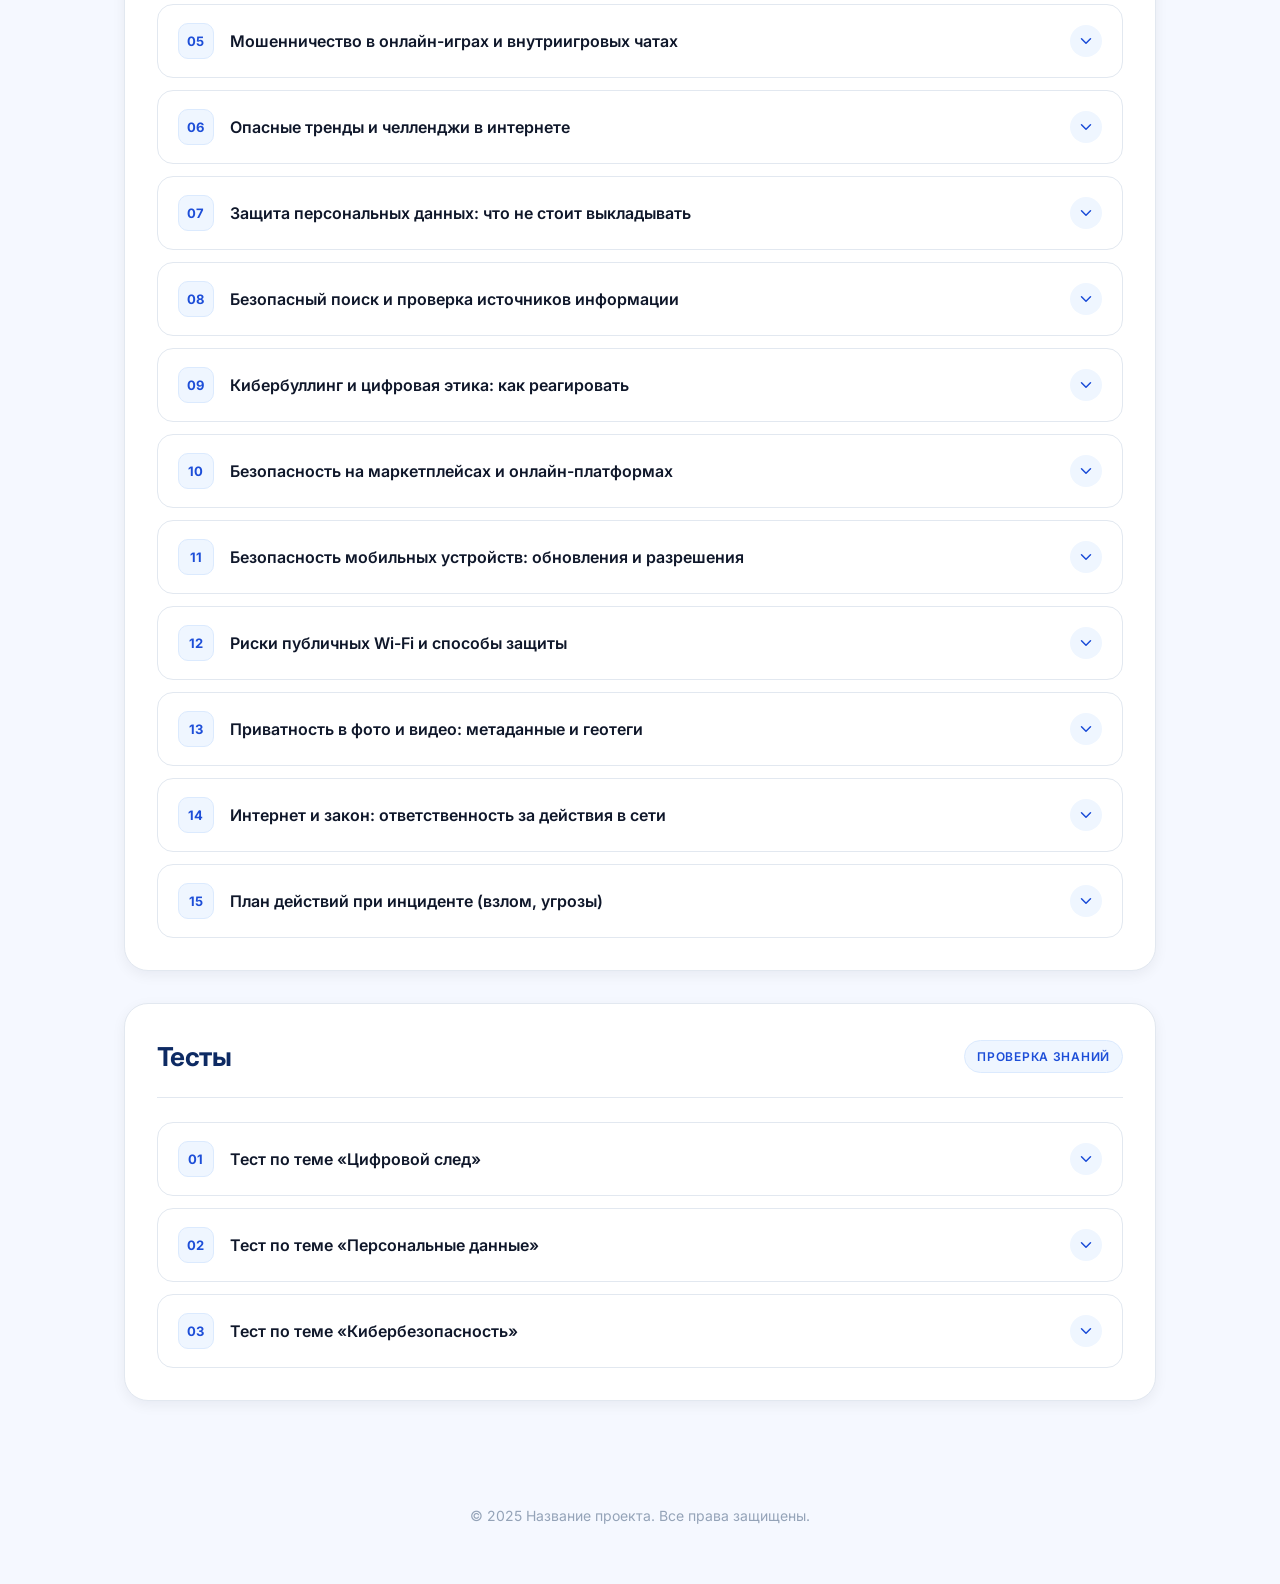
<file: dsglkdsg.html>
<!DOCTYPE html>
<html lang="ru">
<head>
  <meta charset="UTF-8" />
  <meta name="viewport" content="width=device-width, initial-scale=1.0" />
  <title>Проект | Лекции и Тесты</title>
  <link rel="preconnect" href="https://fonts.googleapis.com" />
  <link rel="preconnect" href="https://fonts.gstatic.com" crossorigin />
  <link href="https://fonts.googleapis.com/css2?family=Inter:wght@400;500;600;700;800&display=swap" rel="stylesheet" />
  <link rel="stylesheet" href="style2.css" />
</head>
<body>

  <!-- ШАПКА -->
  <header class="hero">
    <button class="theme-toggle" id="themeToggle" aria-label="Переключить тему">
      <svg class="icon-sun" viewBox="0 0 24 24" width="20" height="20">
        <circle cx="12" cy="12" r="4" fill="none" stroke="currentColor" stroke-width="2"/>
        <path d="M12 2v2M12 20v2M4.93 4.93l1.41 1.41M17.66 17.66l1.41 1.41M2 12h2M20 12h2M4.93 19.07l1.41-1.41M17.66 6.34l1.41-1.41"
              fill="none" stroke="currentColor" stroke-width="2" stroke-linecap="round"/>
      </svg>
      <svg class="icon-moon" viewBox="0 0 24 24" width="20" height="20">
        <path d="M21 12.79A9 9 0 1 1 11.21 3 7 7 0 0 0 21 12.79z"
              fill="none" stroke="currentColor" stroke-width="2" stroke-linejoin="round"/>
      </svg>
    </button>

    <div class="hero__inner">
      <h1 class="hero__title">Название проекта</h1>
      <p class="hero__subtitle">Образовательная платформа</p>
    </div>
    <div class="hero__glow"></div>
  </header>

  <!-- ПЛАШКА О НАС -->
  <section class="about-wrap">
    <div class="about">
      <h2 class="about__title">О нас</h2>
      <p class="about__text">
        Мы — команда, которая делает обучение понятным и удобным.
        Здесь собраны лекции и тесты по ключевым темам. Изучай материал,
        закрепляй знания и проверяй себя в интерактивном формате.
      </p>
    </div>
  </section>

  <!-- ОГЛАВЛЕНИЕ -->
  <section class="toc-wrap" id="toc">
    <nav class="toc" aria-label="Оглавление">
      <h2 class="toc__title">Оглавление</h2>
      <ol class="toc__list">
        <li><a href="#lec-01" data-toc-link>Цифровой след: что мы оставляем в сети</a></li>
        <li><a href="#lec-02" data-toc-link>Пароли и менеджеры паролей, двухфакторная аутентификация</a></li>
        <li><a href="#lec-03" data-toc-link>Фишинг и социальная инженерия: как распознать обман</a></li>
        <li><a href="#lec-04" data-toc-link>Безопасность в мессенджерах и соцсетях: настройки приватности</a></li>
        <li><a href="#lec-05" data-toc-link>Мошенничество в онлайн-играх и внутриигровых чатах</a></li>
        <li><a href="#lec-06" data-toc-link>Опасные тренды и челленджи в интернете</a></li>
        <li><a href="#lec-07" data-toc-link>Защита персональных данных: что не стоит выкладывать</a></li>
        <li><a href="#lec-08" data-toc-link>Безопасный поиск и проверка источников информации</a></li>
        <li><a href="#lec-09" data-toc-link>Кибербуллинг и цифровая этика: как реагировать</a></li>
        <li><a href="#lec-10" data-toc-link>Безопасность на маркетплейсах и онлайн-платформах</a></li>
        <li><a href="#lec-11" data-toc-link>Безопасность мобильных устройств: обновления и разрешения</a></li>
        <li><a href="#lec-12" data-toc-link>Риски публичных Wi-Fi и способы защиты</a></li>
        <li><a href="#lec-13" data-toc-link>Приватность в фото и видео: метаданные и геотеги</a></li>
        <li><a href="#lec-14" data-toc-link>Интернет и закон: ответственность за действия в сети</a></li>
        <li><a href="#lec-15" data-toc-link>План действий при инциденте (взлом, угрозы)</a></li>
      </ol>
      <div class="toc__tests">
        <span class="toc__tests-label">Тесты:</span>
        <a href="#test-01" data-toc-link>Цифровой след</a>
        <a href="#test-02" data-toc-link>Персональные данные</a>
        <a href="#test-03" data-toc-link>Кибербезопасность</a>
      </div>
    </nav>
  </section>

  <!-- ОСНОВНОЙ КОНТЕНТ -->
  <main class="content">

    <!-- ЛЕКЦИИ -->
    <section class="panel">
      <header class="panel__header">
        <h2 class="panel__title">Лекции</h2>
        <span class="panel__badge">Материалы</span>
      </header>

      <div class="accordion" data-accordion>

        <div class="item" id="lec-01">
          <button class="item__head" aria-expanded="false">
            <span class="item__num">01</span>
            <span class="item__name">Цифровой след: что мы оставляем в сети</span>
            <span class="item__arrow" aria-hidden="true">
              <svg viewBox="0 0 24 24" width="18" height="18">
                <path d="M6 9l6 6 6-6" fill="none" stroke="currentColor" stroke-width="2" stroke-linecap="round" stroke-linejoin="round"/>
              </svg>
            </span>
          </button>
          <div class="item__body">
            <div class="item__content">
              <p>
                <b>Цифровой след</b> — это все данные, которые остаются после вашей активности в сети.
                Он бывает <b>активный</b> (вы сами публикуете: посты, комментарии, фото, отзывы, регистрации) и <b>пассивный</b> (собирается автоматически: IP-адрес, cookies, геолокация, история браузера, метаданные устройств).
                След формируют соцсети, поисковики, магазины, приложения и даже «умные» устройства. Важно понимать: интернет плохо забывает — удалённые посты могут сохраняться в кэше, копиях и архивах.
                След влияет на репутацию, может использоваться для травли, мошенничества, доксинга и социальной инженерии. Практика: минимизируйте лишние данные при регистрации, проверяйте настройки приватности,
                используйте разные почты для разных целей, периодически «гуглите себя», удаляйте старые аккаунты и непубличную информацию.
              </p>
              <p>
                Понимание цифрового следа важно для защиты приватности,
                репутации и цифровой гигиены.
              </p>
            </div>
          </div>
        </div>

        <div class="item" id="lec-02">
          <button class="item__head" aria-expanded="false">
            <span class="item__num">02</span>
            <span class="item__name">Пароли и менеджеры паролей, двухфакторная аутентификация</span>
            <span class="item__arrow" aria-hidden="true">
              <svg viewBox="0 0 24 24" width="18" height="18">
                <path d="M6 9l6 6 6-6" fill="none" stroke="currentColor" stroke-width="2" stroke-linecap="round" stroke-linejoin="round"/>
              </svg>
            </span>
          </button>
          <div class="item__body">
            <div class="item__content">
              <p>
                <b>Пароль</b> — первый барьер доступа к аккаунтам.
                Главные правила: пароли должны быть <b>длинными и уникальными</b> для каждого сервиса (минимум 12–16 символов, лучше — случайная фраза), их нельзя повторять и нельзя хранить в заметках или на стикерах.
                Человеку сложно запомнить десятки уникальных паролей, поэтому используют <b>менеджеры паролей</b> — программы, которые генерируют и хранят пароли в зашифрованном виде под одним мастер-паролем.
                <b>Двухфакторная аутентификация (2FA)</b> добавляет второй фактор: код из приложения, push-уведомление или аппаратный ключ. Даже если пароль украдут, без второго фактора вход не состоится. Лучше использовать приложения-аутентификаторы или аппаратные ключи, чем SMS (SMS уязвимы к перехвату и подмене SIM).
                Никогда не сообщайте коды 2FA никому — ни «поддержке», ни «другу».
              </p>
            </div>
          </div>
        </div>

        <div class="item" id="lec-03">
          <button class="item__head" aria-expanded="false">
            <span class="item__num">03</span>
            <span class="item__name">Фишинг и социальная инженерия: как распознать обман</span>
            <span class="item__arrow" aria-hidden="true">
              <svg viewBox="0 0 24 24" width="18" height="18">
                <path d="M6 9l6 6 6-6" fill="none" stroke="currentColor" stroke-width="2" stroke-linecap="round" stroke-linejoin="round"/>
              </svg>
            </span>
          </button>
          <div class="item__body">
            <div class="item__content">
              <p>
                <b>Фишинг</b> — это мошенничество, при котором злоумышленник выманивает данные (пароли, коды, карты) или заставляет совершить действие (перевести деньги, установить программу).
                Социальная инженерия воздействует на эмоции: страх, срочность, жадность, любопытство, авторитет.
                Типичные признаки: неожиданное сообщение о «блокировке», «выигрыше», «штрафе»; требование действовать немедленно; просьба сообщить код или пароль;
                подозрительная ссылка; ошибки в тексте; несовпадение адреса отправителя; просьба установить программу или перейти по ссылке.
                Виды: массовый фишинг, целевой (spear phishing), «фишинг руководства» (BEC), поддельные сайты и QR-коды (quishing).
                Правило: <b>не переходите по ссылкам из подозрительных сообщений</b> — заходите на сайт вручную; проверяйте адрес; сомневаетесь — перезвоните по официальному номеру. Никакая настоящая организация не просит пароль или код 2FA.
              </p>
            </div>
          </div>
        </div>

        <div class="item" id="lec-04">
          <button class="item__head" aria-expanded="false">
            <span class="item__num">04</span>
            <span class="item__name">Безопасность в мессенджерах и соцсетях: настройки приватности</span>
            <span class="item__arrow" aria-hidden="true">
              <svg viewBox="0 0 24 24" width="18" height="18">
                <path d="M6 9l6 6 6-6" fill="none" stroke="currentColor" stroke-width="2" stroke-linecap="round" stroke-linejoin="round"/>
              </svg>
            </span>
          </button>
          <div class="item__body">
            <div class="item__content">
              <p>
                В мессенджерах и соцсетях важны три вещи: <b>кто вас видит, кто может вам писать и что о вас можно узнать</b>.
                Настройте приватность: закройте профиль от посторонних, ограничьте видимость номера телефона, списка друзей, фото,
                геолокации и статуса «онлайн». В мессенджерах включите двухфакторную аутентификацию, проверьте настройки «кто может
                добавлять в группы», отключите автозагрузку файлов от неизвестных, используйте сквозное шифрование (secret chats).
                Осторожно с публикацией: фото билетов, документов, адреса, расписания поездок, школы ребёнка. Не принимайте незнакомцев в
                друзья «просто так» — это источник социальной инженерии и травли. Помните: пересланные скриншоты и сообщения могут стать публичными;
                «исчезающие» сообщения не гарантируют полного удаления.
              </p>
            </div>
          </div>
        </div>

        <div class="item" id="lec-05">
          <button class="item__head" aria-expanded="false">
            <span class="item__num">05</span>
            <span class="item__name">Мошенничество в онлайн-играх и внутриигровых чатах</span>
            <span class="item__arrow" aria-hidden="true">
              <svg viewBox="0 0 24 24" width="18" height="18">
                <path d="M6 9l6 6 6-6" fill="none" stroke="currentColor" stroke-width="2" stroke-linecap="round" stroke-linejoin="round"/>
              </svg>
            </span>
          </button>
          <div class="item__body">
            <div class="item__content">
              <p>
                В играх мошенники используют доверие и азарт.
                Схемы: «бесплатные скины/валюта» по ссылке, просьба «одолжить» предмет или аккаунт,
                фейковые трейды (подмена предмета), продажа аккаунтов, «помощь» с выводом средств, фишинговые
                сайты под видом официальных, просьбы установить мод или чит (часто это вредоносное ПО).
                В чатах — давление, шантаж, «дружба» ради доступа. Правила: не переходите по внешним ссылкам,
                не сообщайте логин/пароль и коды, не устанавливайте сторонние программы, используйте официальные
                торговые площадки, включайте 2FA, проверяйте каждую сделку в интерфейсе игры, не доверяйте «гарантам»
                из чата. Помните: бесплатный сыр — приманка; администрация игры никогда не просит пароль.
              </p>
            </div>
          </div>
        </div>

        <div class="item" id="lec-06">
          <button class="item__head" aria-expanded="false">
            <span class="item__num">06</span>
            <span class="item__name">Опасные тренды и челленджи в интернете</span>
            <span class="item__arrow" aria-hidden="true">
              <svg viewBox="0 0 24 24" width="18" height="18">
                <path d="M6 9l6 6 6-6" fill="none" stroke="currentColor" stroke-width="2" stroke-linecap="round" stroke-linejoin="round"/>
              </svg>
            </span>
          </button>
          <div class="item__body">
            <div class="item__content">
              <p>
                Вирусные челленджи и тренды дают ощущение причастности и лайки, но могут быть опасны для здоровья, психики, приватности и закона.
                Признаки опасного тренда: требуется риск для жизни/здоровья, нарушение закона, унижение других, передача личных данных,
                «испытание» на выносливость, призыв к травле или вандализму. Механика вовлечения: срочность, соревнование, страх «выпасть
                из компании», давление сверстников. Алгоритмы соцсетей усиливают эмоциональный и рискованный контент. Правила: критически
                оценивайте последствия, не участвуйте в опасном ради лайков, не снимайте и не распространяйте опасные ролики
                (это может подтолкнуть других), сообщайте взрослым/модераторам о угрозах, помните об ответственности и о том,
                что видео останется в сети.
              </p>
            </div>
          </div>
        </div>

        <div class="item" id="lec-07">
          <button class="item__head" aria-expanded="false">
            <span class="item__num">07</span>
            <span class="item__name">Защита персональных данных: что не стоит выкладывать</span>
            <span class="item__arrow" aria-hidden="true">
              <svg viewBox="0 0 24 24" width="18" height="18">
                <path d="M6 9l6 6 6-6" fill="none" stroke="currentColor" stroke-width="2" stroke-linecap="round" stroke-linejoin="round"/>
              </svg>
            </span>
          </button>
          <div class="item__body">
            <div class="item__content">
              <p>
                Персональные данные — любая информация, по которой можно вас идентифицировать:
                <b>ФИО, дата рождения, адрес, телефон, email, паспорт, СНИЛС, фото, биометрия, геолокация, IP</b>.
                Не выкладывайте публично: документы и их номера, домашний адрес и точную геолокацию,
                номер школы/класса и расписание, данные банковских карт, медицинские сведения, фото ключей и
                пропусков, билеты со штрихкодами, данные членов семьи без их согласия. Опасности: кража личности,
                мошенничество, доксинг, сталкинг, шантаж. Принцип минимизации данных: сообщайте только необходимое;
                проверяйте, зачем сайту поле «необязательно»; отзывайте доступ приложений к контактам, камере, геолокации;
                используйте псевдонимы там, где это уместно; помните о праве на защиту персональных данных.
              </p>
            </div>
          </div>
        </div>

        <div class="item" id="lec-08">
          <button class="item__head" aria-expanded="false">
            <span class="item__num">08</span>
            <span class="item__name">Безопасный поиск и проверка источников информации</span>
            <span class="item__arrow" aria-hidden="true">
              <svg viewBox="0 0 24 24" width="18" height="18">
                <path d="M6 9l6 6 6-6" fill="none" stroke="currentColor" stroke-width="2" stroke-linecap="round" stroke-linejoin="round"/>
              </svg>
            </span>
          </button>
          <div class="item__body">
            <div class="item__content">
              <p>
                В интернете много недостоверной информации: фейки, манипуляции, реклама под видом новостей, ИИ-контент.
                Правила безопасного поиска: используйте официальные и первоисточники; проверяйте дату публикации;
                смотрите на автора и его компетенцию; ищите подтверждение в 2–3 независимых источниках; отделяйте факты от мнений;
                настороженно относитесь к кричащим заголовкам, эмоциональным призывам и «сенсациям»; проверяйте фото и видео
                (обратный поиск изображений, признаки монтажа и ИИ-генерации); не переходите по рекламным и подозрительным ссылкам;
                для поиска используйте проверенные поисковики и настройки безопасного поиска. Критическое мышление — главный инструмент:
                задавайте вопросы <b>«кто это сказал?»</b>, <b>«зачем?»</b>, <b>«есть ли доказательства?»</b>, <b>«что опущено?»</b>.
              </p>
            </div>
          </div>
        </div>

        <div class="item" id="lec-09">
          <button class="item__head" aria-expanded="false">
            <span class="item__num">09</span>
            <span class="item__name">Кибербуллинг и цифровая этика: как реагировать</span>
            <span class="item__arrow" aria-hidden="true">
              <svg viewBox="0 0 24 24" width="18" height="18">
                <path d="M6 9l6 6 6-6" fill="none" stroke="currentColor" stroke-width="2" stroke-linecap="round" stroke-linejoin="round"/>
              </svg>
            </span>
          </button>
          <div class="item__body">
            <div class="item__content">
              <p>
                <b>Кибербуллинг</b> — систематическая травля в сети: оскорбления, угрозы, распространение слухов и фото, исключение из групп,
                преследование. <b>Особенности</b>: круглосуточность, анонимность агрессора, широкая аудитория, следы сохраняются.
                <b>Цифровая этика</b>: уважение, недопустимость унижения, ответственность за слова, согласие на публикацию чужих фото, приватность.
                Если вы столкнулись с <b>травлей</b>: не отвечайте агрессией, сохраните доказательства (скриншоты), заблокируйте обидчика,
                пожалуйтесь модераторам/администрации, расскажите взрослым/доверенному человеку, при угрозах — обратитесь в полицию.
                Если травят другого — не оставайтесь в стороне: поддержите, не распространяйте, сообщите. Помните: молчание свидетелей
                усиливает агрессора, а поддержка снижает вред.
              </p>
            </div>
          </div>
        </div>

        <div class="item" id="lec-10">
          <button class="item__head" aria-expanded="false">
            <span class="item__num">10</span>
            <span class="item__name">Безопасность на маркетплейсах и онлайн-платформах</span>
            <span class="item__arrow" aria-hidden="true">
              <svg viewBox="0 0 24 24" width="18" height="18">
                <path d="M6 9l6 6 6-6" fill="none" stroke="currentColor" stroke-width="2" stroke-linecap="round" stroke-linejoin="round"/>
              </svg>
            </span>
          </button>
          <div class="item__body">
            <div class="item__content">
              <p>
                На маркетплейсах риски связаны с продавцами, оплатой и доставкой.
                <b>Признаки мошенничества</b>: подозрительно низкая цена, требование оплаты вне платформы (перевод на карту, мессенджер),
                просьба перейти по ссылке для «оформления», фейковые отзывы, новый продавец без истории, давление «срочно».
                Правила: общайтесь и платите <b>только внутри платформы</b> (защита сделки), проверяйте рейтинг и отзывы, читайте условия возврата,
                не сообщайте коды из SMS, не переходите в мессенджеры по просьбе продавца, проверяйте адрес сайта (фишинг),
                сохраняйте переписку и чеки. При получении товара — проверяйте до оплаты, если возможно;
                при проблеме — используйте официальные споры и поддержку, а не «личные договорённости».
                Осторожно с «предоплатой» и «бронью» вне системы.
              </p>
            </div>
          </div>
        </div>

        <div class="item" id="lec-11">
          <button class="item__head" aria-expanded="false">
            <span class="item__num">11</span>
            <span class="item__name">Безопасность мобильных устройств: обновления и разрешения</span>
            <span class="item__arrow" aria-hidden="true">
              <svg viewBox="0 0 24 24" width="18" height="18">
                <path d="M6 9l6 6 6-6" fill="none" stroke="currentColor" stroke-width="2" stroke-linecap="round" stroke-linejoin="round"/>
              </svg>
            </span>
          </button>
          <div class="item__body">
            <div class="item__content">
              <p>
                Смартфон содержит максимум личной информации, поэтому требует внимания.
                <b>Обновления ОС</b> и приложений закрывают уязвимости — устанавливайте их своевременно (лучше автоматически).
                <b>Разрешения приложений</b>: выдавайте только необходимые (фонарик не нуждается в контактах и микрофоне),
                проверяйте и отзывайте лишние, ограничивайте доступ к геолокации («только при использовании»).
                Скачивайте приложения только из официальных магазинов, проверяйте разработчика и отзывы,
                не устанавливайте APK из непроверенных источников. Включите блокировку экрана (PIN/биометрия), шифрование,
                «Найти устройство», резервное копирование, 2FA для аккаунта.
                Не подключайтесь к подозрительным Wi-Fi и не давайте доступ к устройству незнакомцам.
                Регулярно удаляйте неиспользуемые приложения и проверяйте, какие из них имеют доступ к данным.
              </p>
            </div>
          </div>
        </div>

        <div class="item" id="lec-12">
          <button class="item__head" aria-expanded="false">
            <span class="item__num">12</span>
            <span class="item__name">Риски публичных Wi-Fi и способы защиты</span>
            <span class="item__arrow" aria-hidden="true">
              <svg viewBox="0 0 24 24" width="18" height="18">
                <path d="M6 9l6 6 6-6" fill="none" stroke="currentColor" stroke-width="2" stroke-linecap="round" stroke-linejoin="round"/>
              </svg>
            </span>
          </button>
          <div class="item__body">
            <div class="item__content">
              <p>
                Публичные Wi-Fi (кафе, аэропорты, транспорт) удобны, но небезопасны:
                трафик могут перехватывать, злоумышленник может создать точку доступа с похожим названием (evil twin),
                возможны поддельные страницы авторизации для кражи данных. Риски: перехват паролей и переписки, подмена сайтов,
                внедрение вредоносного ПО. Защита: не входите в банковские приложения и не совершайте платежи через публичный Wi-Fi;
                используйте <b>VPN</b> для шифрования трафика; отключите автоподключение к открытым сетям и «общий доступ к файлам»;
                проверяйте название сети у сотрудников; используйте HTTPS и не игнорируйте предупреждения браузера;
                по возможности раздавайте интернет со своего телефона; после подключения «забудьте» сеть.
                Домашний Wi-Fi защитите паролем WPA2/WPA3 и сменой заводского пароля роутера.
              </p>
            </div>
          </div>
        </div>

        <div class="item" id="lec-13">
          <button class="item__head" aria-expanded="false">
            <span class="item__num">13</span>
            <span class="item__name">Приватность в фото и видео: метаданные и геотеги</span>
            <span class="item__arrow" aria-hidden="true">
              <svg viewBox="0 0 24 24" width="18" height="18">
                <path d="M6 9l6 6 6-6" fill="none" stroke="currentColor" stroke-width="2" stroke-linecap="round" stroke-linejoin="round"/>
              </svg>
            </span>
          </button>
          <div class="item__body">
            <div class="item__content">
              <p>
                Фото и видео могут содержать скрытую информацию — <b>метаданные (EXIF)</b>:
                модель устройства, дата и время, параметры съёмки, а часто и <b>геотеги</b> (координаты места).
                Публикуя снимок, вы можете случайно раскрыть домашний адрес, школу, маршруты, время отсутствия дома.
                Дополнительные риски: на фото видны документы, номера, ключи, отражения, детали интерьера;
                видео — голоса и лица окружающих без согласия. Защита: отключайте геотеги в камере или удаляйте метаданные перед публикацией;
                не публикуйте фото документов и билетов; размывайте/закрывайте чувствительные детали; ограничивайте аудиторию;
                получайте согласие на съёмку других людей; помните, что скриншоты и репосты выходят из-под контроля.
                Проверять и удалять метаданные можно в настройках телефона и специальных приложениях.
              </p>
            </div>
          </div>
        </div>

        <div class="item" id="lec-14">
          <button class="item__head" aria-expanded="false">
            <span class="item__num">14</span>
            <span class="item__name">Интернет и закон: ответственность за действия в сети</span>
            <span class="item__arrow" aria-hidden="true">
              <svg viewBox="0 0 24 24" width="18" height="18">
                <path d="M6 9l6 6 6-6" fill="none" stroke="currentColor" stroke-width="2" stroke-linecap="round" stroke-linejoin="round"/>
              </svg>
            </span>
          </button>
          <div class="item__body">
            <div class="item__content">
              <p>
                Интернет не отменяет закон: анонимность иллюзорна, действия оставляют следы (IP, аккаунты, метаданные),
                а провайдеры и платформы хранят данные. <b>Ответственность наступает за</b>:
                оскорбления и клевету, угрозы, распространение персональных данных без согласия,
                нарушение авторских прав, экстремистские материалы, мошенничество, распространение вредоносных программ,
                призывы к незаконным действиям, травлю. Возраст ответственности зависит от страны и вида правонарушения;
                за несовершеннолетних отвечают родители. «Это была шутка» не освобождает от последствий.
                Цифровая этика и закон требуют уважения прав других: на приватность, честь, достоинство, интеллектуальную собственность.
                Перед публикацией спросите: не нарушает ли это чьи-то права и закон? Сохраняйте доказательства при нарушениях против вас.
              </p>
            </div>
          </div>
        </div>

        <div class="item" id="lec-15">
          <button class="item__head" aria-expanded="false">
            <span class="item__num">15</span>
            <span class="item__name">План действий при инциденте (взлом, угрозы)</span>
            <span class="item__arrow" aria-hidden="true">
              <svg viewBox="0 0 24 24" width="18" height="18">
                <path d="M6 9l6 6 6-6" fill="none" stroke="currentColor" stroke-width="2" stroke-linecap="round" stroke-linejoin="round"/>
              </svg>
            </span>
          </button>
          <div class="item__body">
            <div class="item__content">
              <p>
                При взломе аккаунта: <b>не паникуйте</b>; смените пароль (с другого устройства), включите/перепроверьте <b>2FA</b>, завершите все сеансы,
                проверьте привязанные почты, телефоны, платёжные данные и правила пересылки; сообщите в поддержку сервиса;
                предупредите контакты о возможных сообщениях от вашего имени; проверьте устройства на вредоносное ПО.
                При финансовом мошенничестве: заблокируйте карту, обратитесь в банк, сохраните чеки и переписку, подайте заявление в полицию.
                При угрозах и травле: сохраните доказательства (скриншоты с датой, ссылки), заблокируйте агрессора, пожалуйтесь платформе,
                расскажите доверенным взрослым; при реальной опасности — в полицию. Общий алгоритм:
                <b>остановить утечку → сохранить доказательства → устранить причину → сообщить ответственным → восстановить защиту → сделать выводы</b>.
                Не удаляйте переписку и не «договаривайтесь» с вымогателями.
              </p>
            </div>
          </div>
        </div>

      </div>
    </section>

    <!-- ТЕСТЫ -->
    <section class="panel">
      <header class="panel__header">
        <h2 class="panel__title">Тесты</h2>
        <span class="panel__badge">Проверка знаний</span>
      </header>

      <div class="accordion" data-accordion>

        <!-- ТЕСТ 01 -->
        <div class="item" id="test-01">
          <button class="item__head" aria-expanded="false">
            <span class="item__num">01</span>
            <span class="item__name">Тест по теме «Цифровой след»</span>
            <span class="item__arrow" aria-hidden="true">
              <svg viewBox="0 0 24 24" width="18" height="18">
                <path d="M6 9l6 6 6-6" fill="none" stroke="currentColor" stroke-width="2" stroke-linecap="round" stroke-linejoin="round"/>
              </svg>
            </span>
          </button>
          <div class="item__body">
            <div class="item__content">
              <form class="quiz" data-quiz novalidate>

                <div class="quiz__q" data-question>
                  <p class="quiz__q-title"><b>1.</b> Что такое цифровой след?</p>
                  <label class="quiz__opt"><input type="radio" name="q1" value="a" data-correct="false"><span>Совокупность всех данных, которые пользователь оставляет в интернете</span></label>
                  <label class="quiz__opt"><input type="radio" name="q1" value="b" data-correct="true"><span>Данные, которые остаются после активности пользователя в сети (публикации и автоматически собранные)</span></label>
                  <label class="quiz__opt"><input type="radio" name="q1" value="c" data-correct="false"><span>Только комментарии и посты, которые человек публикует сам</span></label>
                  <label class="quiz__opt"><input type="radio" name="q1" value="d" data-correct="false"><span>История покупок в интернет-магазинах</span></label>
                </div>

                <div class="quiz__q" data-question>
                  <p class="quiz__q-title"><b>2.</b> Какой из примеров относится к <i>пассивному</i> цифровому следу?</p>
                  <label class="quiz__opt"><input type="radio" name="q2" value="a" data-correct="false"><span>Пост в соцсети</span></label>
                  <label class="quiz__opt"><input type="radio" name="q2" value="b" data-correct="false"><span>Комментарий под видео</span></label>
                  <label class="quiz__opt"><input type="radio" name="q2" value="c" data-correct="true"><span>IP-адрес и cookies, которые сохраняются автоматически</span></label>
                  <label class="quiz__opt"><input type="radio" name="q2" value="d" data-correct="false"><span>Отзыв в интернет-магазине</span></label>
                </div>

                <div class="quiz__q" data-question>
                  <p class="quiz__q-title"><b>3.</b> Почему важно понимать свой цифровой след?</p>
                  <label class="quiz__opt"><input type="radio" name="q3" value="a" data-correct="true"><span>Чтобы защищать приватность, репутацию и не попадать в руки мошенников</span></label>
                  <label class="quiz__opt"><input type="radio" name="q3" value="b" data-correct="false"><span>Чтобы получать больше рекламы</span></label>
                  <label class="quiz__opt"><input type="radio" name="q3" value="c" data-correct="false"><span>Чтобы увеличить количество подписчиков</span></label>
                  <label class="quiz__opt"><input type="radio" name="q3" value="d" data-correct="false"><span>Это не важно — интернет всё забывает</span></label>
                </div>

                <div class="quiz__q" data-question>
                  <p class="quiz__q-title"><b>4.</b> Что из перечисленного поможет уменьшить цифровой след?</p>
                  <label class="quiz__opt"><input type="radio" name="q4" value="a" data-correct="false"><span>Публиковать больше личной информации</span></label>
                  <label class="quiz__opt"><input type="radio" name="q4" value="b" data-correct="true"><span>Проверять настройки приватности и удалять старые аккаунты</span></label>
                  <label class="quiz__opt"><input type="radio" name="q4" value="c" data-correct="false"><span>Использовать один пароль для всех сервисов</span></label>
                  <label class="quiz__opt"><input type="radio" name="q4" value="d" data-correct="false"><span>Не выходить в интернет вообще</span></label>
                </div>

                <div class="quiz__q" data-question>
                  <p class="quiz__q-title"><b>5.</b> Верно ли утверждение: «Удалённые из интернета данные исчезают навсегда»?</p>
                  <label class="quiz__opt"><input type="radio" name="q5" value="a" data-correct="false"><span>Верно — как только пост удалён, его нет</span></label>
                  <label class="quiz__opt"><input type="radio" name="q5" value="b" data-correct="true"><span>Неверно — данные могут оставаться в кэше, копиях и архивах</span></label>
                  <label class="quiz__opt"><input type="radio" name="q5" value="c" data-correct="false"><span>Верно, если удалить аккаунт</span></label>
                  <label class="quiz__opt"><input type="radio" name="q5" value="d" data-correct="false"><span>Верно только для фото</span></label>
                </div>

                <div class="quiz__actions">
                  <button type="button" class="btn" data-quiz-check>Проверить</button>
                  <button type="button" class="btn btn--ghost" data-quiz-reset hidden>Пройти заново</button>
                </div>
                <p class="quiz__result" data-quiz-result hidden></p>
              </form>
            </div>
          </div>
        </div>

        <!-- ТЕСТ 02 -->
        <div class="item" id="test-02">
          <button class="item__head" aria-expanded="false">
            <span class="item__num">02</span>
            <span class="item__name">Тест по теме «Персональные данные»</span>
            <span class="item__arrow" aria-hidden="true">
              <svg viewBox="0 0 24 24" width="18" height="18">
                <path d="M6 9l6 6 6-6" fill="none" stroke="currentColor" stroke-width="2" stroke-linecap="round" stroke-linejoin="round"/>
              </svg>
            </span>
          </button>
          <div class="item__body">
            <div class="item__content">
              <form class="quiz" data-quiz novalidate>

                <div class="quiz__q" data-question>
                  <p class="quiz__q-title"><b>1.</b> Что относится к персональным данным?</p>
                  <label class="quiz__opt"><input type="radio" name="p1" value="a" data-correct="false"><span>Только фамилия и имя</span></label>
                  <label class="quiz__opt"><input type="radio" name="p1" value="b" data-correct="false"><span>Только паспортные данные</span></label>
                  <label class="quiz__opt"><input type="radio" name="p1" value="c" data-correct="true"><span>Любая информация, по которой можно идентифицировать человека</span></label>
                  <label class="quiz__opt"><input type="radio" name="p1" value="d" data-correct="false"><span>Только данные банковских карт</span></label>
                </div>

                <div class="quiz__q" data-question>
                  <p class="quiz__q-title"><b>2.</b> Что <i>не стоит</i> публиковать в открытом доступе?</p>
                  <label class="quiz__opt"><input type="radio" name="p2" value="a" data-correct="false"><span>Свои любимые фильмы</span></label>
                  <label class="quiz__opt"><input type="radio" name="p2" value="b" data-correct="true"><span>Фото паспорта, билетов и банковских карт</span></label>
                  <label class="quiz__opt"><input type="radio" name="p2" value="c" data-correct="false"><span>Мемы и картинки</span></label>
                  <label class="quiz__opt"><input type="radio" name="p2" value="d" data-correct="false"><span>Название любимой книги</span></label>
                </div>

                <div class="quiz__q" data-question>
                  <p class="quiz__q-title"><b>3.</b> Принцип минимизации данных означает:</p>
                  <label class="quiz__opt"><input type="radio" name="p3" value="a" data-correct="true"><span>Сообщать только ту информацию, которая действительно необходима</span></label>
                  <label class="quiz__opt"><input type="radio" name="p3" value="b" data-correct="false"><span>Указывать как можно больше данных о себе</span></label>
                  <label class="quiz__opt"><input type="radio" name="p3" value="c" data-correct="false"><span>Хранить все данные в одном месте</span></label>
                  <label class="quiz__opt"><input type="radio" name="p3" value="d" data-correct="false"><span>Не пользоваться интернетом</span></label>
                </div>

                <div class="quiz__q" data-question>
                  <p class="quiz__q-title"><b>4.</b> Что такое доксинг?</p>
                  <label class="quiz__opt"><input type="radio" name="p4" value="a" data-correct="false"><span>Вид компьютерной игры</span></label>
                  <label class="quiz__opt"><input type="radio" name="p4" value="b" data-correct="false"><span>Способ шифрования данных</span></label>
                  <label class="quiz__opt"><input type="radio" name="p4" value="c" data-correct="true"><span>Публикация чьих-то личных данных без согласия с целью травли</span></label>
                  <label class="quiz__opt"><input type="radio" name="p4" value="d" data-correct="false"><span>Резервное копирование файлов</span></label>
                </div>

                <div class="quiz__q" data-question>
                  <p class="quiz__q-title"><b>5.</b> Что следует сделать перед установкой приложения?</p>
                  <label class="quiz__opt"><input type="radio" name="p5" value="a" data-correct="false"><span>Сразу выдать все разрешения</span></label>
                  <label class="quiz__opt"><input type="radio" name="p5" value="b" data-correct="false"><span>Отключить антивирус</span></label>
                  <label class="quiz__opt"><input type="radio" name="p5" value="c" data-correct="true"><span>Проверить, какие разрешения оно запрашивает, и выдать только необходимые</span></label>
                  <label class="quiz__opt"><input type="radio" name="p5" value="d" data-correct="false"><span>Сообщить разработчику свой пароль</span></label>
                </div>

                <div class="quiz__actions">
                  <button type="button" class="btn" data-quiz-check>Проверить</button>
                  <button type="button" class="btn btn--ghost" data-quiz-reset hidden>Пройти заново</button>
                </div>
                <p class="quiz__result" data-quiz-result hidden></p>
              </form>
            </div>
          </div>
        </div>

        <!-- ТЕСТ 03 -->
        <div class="item" id="test-03">
          <button class="item__head" aria-expanded="false">
            <span class="item__num">03</span>
            <span class="item__name">Тест по теме «Кибербезопасность»</span>
            <span class="item__arrow" aria-hidden="true">
              <svg viewBox="0 0 24 24" width="18" height="18">
                <path d="M6 9l6 6 6-6" fill="none" stroke="currentColor" stroke-width="2" stroke-linecap="round" stroke-linejoin="round"/>
              </svg>
            </span>
          </button>
          <div class="item__body">
            <div class="item__content">
              <form class="quiz" data-quiz novalidate>

                <div class="quiz__q" data-question>
                  <p class="quiz__q-title"><b>1.</b> Какой пароль считается наиболее надёжным?</p>
                  <label class="quiz__opt"><input type="radio" name="k1" value="a" data-correct="false"><span>qwerty123</span></label>
                  <label class="quiz__opt"><input type="radio" name="k1" value="b" data-correct="false"><span>Дата рождения</span></label>
                  <label class="quiz__opt"><input type="radio" name="k1" value="c" data-correct="true"><span>Длинная уникальная фраза, сгенерированная менеджером паролей</span></label>
                  <label class="quiz__opt"><input type="radio" name="k1" value="d" data-correct="false"><span>Имя домашнего питомца</span></label>
                </div>

                <div class="quiz__q" data-question>
                  <p class="quiz__q-title"><b>2.</b> Что добавляет двухфакторная аутентификация (2FA)?</p>
                  <label class="quiz__opt"><input type="radio" name="k2" value="a" data-correct="true"><span>Второй фактор подтверждения личности помимо пароля</span></label>
                  <label class="quiz__opt"><input type="radio" name="k2" value="b" data-correct="false"><span>Второй пароль вместо первого</span></label>
                  <label class="quiz__opt"><input type="radio" name="k2" value="c" data-correct="false"><span>Отключает вход в аккаунт навсегда</span></label>
                  <label class="quiz__opt"><input type="radio" name="k2" value="d" data-correct="false"><span>Ускоряет работу интернета</span></label>
                </div>

                <div class="quiz__q" data-question>
                  <p class="quiz__q-title"><b>3.</b> Что такое фишинг?</p>
                  <label class="quiz__opt"><input type="radio" name="k3" value="a" data-correct="false"><span>Способ резервного копирования</span></label>
                  <label class="quiz__opt"><input type="radio" name="k3" value="b" data-correct="true"><span>Мошенничество, при котором выманивают данные или заставляют совершить действие</span></label>
                  <label class="quiz__opt"><input type="radio" name="k3" value="c" data-correct="false"><span>Вид антивируса</span></label>
                  <label class="quiz__opt"><input type="radio" name="k3" value="d" data-correct="false"><span>Тип социальной сети</span></label>
                </div>

                <div class="quiz__q" data-question>
                  <p class="quiz__q-title"><b>4.</b> Что делать при подключении к публичному Wi-Fi?</p>
                  <label class="quiz__opt"><input type="radio" name="k4" value="a" data-correct="false"><span>Сразу входить в банковское приложение</span></label>
                  <label class="quiz__opt"><input type="radio" name="k4" value="b" data-correct="false"><span>Отключить HTTPS-проверку</span></label>
                  <label class="quiz__opt"><input type="radio" name="k4" value="c" data-correct="true"><span>Использовать VPN и не совершать платежей</span></label>
                  <label class="quiz__opt"><input type="radio" name="k4" value="d" data-correct="false"><span>Подключиться к сети без пароля и названия</span></label>
                </div>

                <div class="quiz__q" data-question>
                  <p class="quiz__q-title"><b>5.</b> Что из перечисленного — признак фишингового сообщения?</p>
                  <label class="quiz__opt"><input type="radio" name="k5" value="a" data-correct="false"><span>Официальный адрес отправителя</span></label>
                  <label class="quiz__opt"><input type="radio" name="k5" value="b" data-correct="false"><span>Отсутствие ссылок и просьб</span></label>
                  <label class="quiz__opt"><input type="radio" name="k5" value="c" data-correct="true"><span>Срочность, требование сообщить код или перейти по ссылке</span></label>
                  <label class="quiz__opt"><input type="radio" name="k5" value="d" data-correct="false"><span>Подпись с именем отправителя</span></label>
                </div>

                <div class="quiz__actions">
                  <button type="button" class="btn" data-quiz-check>Проверить</button>
                  <button type="button" class="btn btn--ghost" data-quiz-reset hidden>Пройти заново</button>
                </div>
                <p class="quiz__result" data-quiz-result hidden></p>
              </form>
            </div>
          </div>
        </div>

      </div>
    </section>

  </main>

  <footer class="footer">
    <p>© 2025 Название проекта. Все права защищены.</p>
  </footer>

  <script src="scrypt2.js"></script>
</body>
</html>
</file>
<file: style.css>
/* ===================== СВЕТЛАЯ ТЕМА (синяя) ===================== */
:root {
  --blue-900: #0a1f44;
  --blue-800: #0d2a63;
  --blue-700: #123a8a;
  --blue-600: #1d4ed8;
  --blue-500: #2563eb;
  --blue-400: #3b82f6;
  --blue-100: #dbeafe;
  --blue-50:  #eff6ff;

  --ink:      #0f172a;
  --ink-soft: #475569;
  --muted:    #94a3b8;

  --bg:       #f5f8ff;
  --card:     #ffffff;
  --line:     #e2e8f0;

  --hero-from: #0d2a63;
  --hero-mid:  #1d4ed8;
  --hero-to:   #2563eb;
  --hero-glow: rgba(59, 130, 246, 0.55);

  --about-bg:     rgba(255, 255, 255, 0.55);
  --about-border: rgba(255, 255, 255, 0.7);
  --about-glow:   rgba(37, 99, 235, 0.25);

  --ok-bg:    #e7f8ee;
  --ok-line:  #16a34a;
  --ok-ink:   #14532d;

  --err-bg:   #fdecec;
  --err-line: #dc2626;
  --err-ink:  #7f1d1d;

  --radius-lg: 24px;
  --radius-md: 16px;
  --radius-sm: 12px;

  --shadow-sm: 0 4px 14px rgba(15, 23, 42, 0.06);
  --shadow-md: 0 10px 30px rgba(15, 23, 42, 0.08);
  --shadow-lg: 0 24px 60px rgba(13, 42, 99, 0.18);

  --ease: cubic-bezier(0.4, 0, 0.2, 1);
}

/* ===================== ТЁМНАЯ ТЕМА (фиолетовая + тёмно-коричневый) ===================== */
html[data-theme="dark"] {
  --blue-900: #1a0f2e;   /* глубокий фиолетовый (тёмный) */
  --blue-800: #2a1550;
  --blue-700: #3f1e77;
  --blue-600: #7c3aed;   /* фиолетовый (акцент) */
  --blue-500: #8b5cf6;
  --blue-400: #a78bfa;
  --blue-100: #3a2260;
  --blue-50:  #2a1a44;

  --ink:      #f0e6dc;   /* тёплый светлый (контраст к коричневому) */
  --ink-soft: #c9b8a8;
  --muted:    #8a7a6c;

  --bg:       #1a120c;   /* тёмно-коричневый фон */
  --card:     #241a12;   /* карточки — чуть светлее коричневого */
  --line:     #3a2a1e;

  --hero-from: #2a1550;
  --hero-mid:  #7c3aed;
  --hero-to:   #8b5cf6;
  --hero-glow: rgba(139, 92, 246, 0.55);

  --about-bg:     rgba(50, 32, 22, 0.55);
  --about-border: rgba(167, 139, 250, 0.22);
  --about-glow:   rgba(124, 58, 237, 0.35);

  --ok-bg:    #1a2e1e;
  --ok-line:  #22c55e;
  --ok-ink:   #bbf7d0;

  --err-bg:   #2e1414;
  --err-line: #ef4444;
  --err-ink:  #fecaca;

  --shadow-sm: 0 4px 14px rgba(0, 0, 0, 0.45);
  --shadow-md: 0 10px 30px rgba(0, 0, 0, 0.55);
  --shadow-lg: 0 24px 60px rgba(0, 0, 0, 0.65);
}

* { box-sizing: border-box; margin: 0; padding: 0; }
html { scroll-behavior: smooth; }
body {
  font-family: 'Inter', system-ui, -apple-system, sans-serif;
  background: var(--bg);
  color: var(--ink);
  line-height: 1.6;
  -webkit-font-smoothing: antialiased;
  min-height: 100vh;
  transition: background 0.45s var(--ease), color 0.45s var(--ease);
}

/* ===================== ШАПКА ===================== */
.hero {
  position: relative;
  background: linear-gradient(135deg, var(--hero-from) 0%, var(--hero-mid) 60%, var(--hero-to) 100%);
  color: #fff;
  padding: 96px 24px 140px;
  overflow: hidden;
  text-align: center;
  transition: background 0.45s var(--ease);
}
.hero__inner { position: relative; z-index: 2; }
.hero__title {
  font-size: clamp(32px, 5vw, 56px);
  font-weight: 800;
  letter-spacing: -0.02em;
  line-height: 1.1;
}
.hero__subtitle {
  margin-top: 14px;
  font-size: clamp(14px, 1.6vw, 18px);
  color: rgba(255, 255, 255, 0.75);
  font-weight: 500;
  letter-spacing: 0.02em;
}
.hero__glow {
  position: absolute;
  inset: -40% -20% auto -20%;
  height: 600px;
  background: radial-gradient(closest-side, var(--hero-glow), transparent 70%);
  filter: blur(40px);
  z-index: 1;
  pointer-events: none;
  transition: background 0.45s var(--ease);
}

.theme-toggle {
  position: absolute;
  top: 20px;
  right: 20px;
  z-index: 10;
  width: 44px;
  height: 44px;
  display: inline-flex;
  align-items: center;
  justify-content: center;
  border-radius: 50%;
  border: 1px solid rgba(255, 255, 255, 0.3);
  background: rgba(255, 255, 255, 0.12);
  backdrop-filter: blur(10px);
  -webkit-backdrop-filter: blur(10px);
  color: #fff;
  cursor: pointer;
  transition: background 0.25s var(--ease), transform 0.25s var(--ease);
}
.theme-toggle:hover { background: rgba(255, 255, 255, 0.22); transform: rotate(15deg); }
.theme-toggle .icon-moon { display: none; }
html[data-theme="dark"] .theme-toggle .icon-sun  { display: none; }
html[data-theme="dark"] .theme-toggle .icon-moon { display: block; }

/* ===================== ПЛАШКА О НАС ===================== */
.about-wrap {
  max-width: 1080px;
  margin: -80px auto 0;
  padding: 0 24px;
  position: relative;
  z-index: 5;
}
.about {
  position: relative;
  padding: 36px 40px;
  border-radius: var(--radius-lg);
  background: var(--about-bg);
  backdrop-filter: blur(24px) saturate(180%);
  -webkit-backdrop-filter: blur(24px) saturate(180%);
  border: 1px solid var(--about-border);
  box-shadow: var(--shadow-lg);
  overflow: hidden;
  transition: background 0.45s var(--ease), border-color 0.45s var(--ease);
}
.about::before {
  content: "";
  position: absolute;
  inset: 0 0 auto 0;
  height: 1px;
  background: linear-gradient(90deg, transparent, rgba(255,255,255,0.9), transparent);
}
html[data-theme="dark"] .about::before {
  background: linear-gradient(90deg, transparent, rgba(200,170,255,0.4), transparent);
}
.about::after {
  content: "";
  position: absolute;
  top: -50%; right: -20%;
  width: 320px; height: 320px;
  background: radial-gradient(closest-side, var(--about-glow), transparent);
  filter: blur(30px);
  pointer-events: none;
  transition: background 0.45s var(--ease);
}
.about__title {
  font-size: 22px;
  font-weight: 700;
  color: var(--blue-800);
  margin-bottom: 10px;
  letter-spacing: -0.01em;
  transition: color 0.45s var(--ease);
}
html[data-theme="dark"] .about__title { color: var(--blue-400); }
.about__text { color: var(--ink-soft); font-size: 16px; max-width: 720px; }

/* ===================== ОГЛАВЛЕНИЕ ===================== */
.toc-wrap {
  max-width: 1080px;
  margin: 32px auto 0;
  padding: 0 24px;
}
.toc {
  background: var(--card);
  border: 1px solid var(--line);
  border-radius: var(--radius-lg);
  box-shadow: var(--shadow-sm);
  padding: 28px 32px;
  transition: background 0.45s var(--ease), border-color 0.45s var(--ease);
}
.toc__title {
  font-size: 20px;
  font-weight: 700;
  color: var(--blue-800);
  margin-bottom: 16px;
  letter-spacing: -0.01em;
  transition: color 0.45s var(--ease);
}
html[data-theme="dark"] .toc__title { color: var(--blue-400); }

.toc__list {
  list-style: none;
  counter-reset: toc;
  display: grid;
  grid-template-columns: repeat(2, minmax(0, 1fr));
  gap: 8px 28px;
  padding: 0;
}
.toc__list li { counter-increment: toc; font-size: 14.5px; }
.toc__list li a {
  position: relative;
  display: block;
  padding: 8px 10px 8px 38px;
  color: var(--ink-soft);
  text-decoration: none;
  border-radius: 10px;
  transition: background 0.2s var(--ease), color 0.2s var(--ease);
}
.toc__list li a::before {
  content: counter(toc, decimal-leading-zero);
  position: absolute;
  left: 8px;
  top: 50%;
  transform: translateY(-50%);
  font-size: 12px;
  font-weight: 700;
  color: var(--blue-600);
  background: var(--blue-50);
  border: 1px solid var(--blue-100);
  width: 22px;
  height: 22px;
  display: flex;
  align-items: center;
  justify-content: center;
  border-radius: 6px;
  transition: background 0.45s var(--ease), border-color 0.45s var(--ease), color 0.45s var(--ease);
}
.toc__list li a:hover { background: var(--blue-50); color: var(--blue-700); }
html[data-theme="dark"] .toc__list li a:hover { color: var(--blue-400); }

.toc__tests {
  margin-top: 20px;
  padding-top: 18px;
  border-top: 1px dashed var(--line);
  display: flex;
  flex-wrap: wrap;
  align-items: center;
  gap: 8px;
}
.toc__tests-label {
  font-size: 13px;
  font-weight: 600;
  color: var(--muted);
  text-transform: uppercase;
  letter-spacing: 0.05em;
  margin-right: 6px;
}
.toc__tests a {
  font-size: 13.5px;
  font-weight: 500;
  color: var(--blue-600);
  background: var(--blue-50);
  padding: 6px 12px;
  border-radius: 999px;
  text-decoration: none;
  border: 1px solid var(--blue-100);
  transition: all 0.2s var(--ease);
}
.toc__tests a:hover {
  background: var(--blue-600);
  color: #fff;
  border-color: var(--blue-600);
}

/* ===================== ОСНОВНОЙ КОНТЕНТ ===================== */
.content {
  max-width: 1080px;
  margin: 32px auto 64px;
  padding: 0 24px;
  display: grid;
  gap: 32px;
}
.panel {
  background: var(--card);
  border-radius: var(--radius-lg);
  border: 1px solid var(--line);
  box-shadow: var(--shadow-sm);
  padding: 32px;
  transition: background 0.45s var(--ease), border-color 0.45s var(--ease), box-shadow 0.45s var(--ease);
}
.panel:hover { box-shadow: var(--shadow-md); }
.panel__header {
  display: flex;
  align-items: center;
  justify-content: space-between;
  gap: 16px;
  margin-bottom: 24px;
  padding-bottom: 20px;
  border-bottom: 1px solid var(--line);
}
.panel__title {
  font-size: 26px;
  font-weight: 700;
  color: var(--blue-800);
  letter-spacing: -0.02em;
  transition: color 0.45s var(--ease);
}
html[data-theme="dark"] .panel__title { color: var(--blue-400); }
.panel__badge {
  font-size: 12px;
  font-weight: 600;
  color: var(--blue-600);
  background: var(--blue-50);
  border: 1px solid var(--blue-100);
  padding: 6px 12px;
  border-radius: 999px;
  text-transform: uppercase;
  letter-spacing: 0.06em;
  white-space: nowrap;
  transition: background 0.45s var(--ease), border-color 0.45s var(--ease), color 0.45s var(--ease);
}

/* ===================== АККОРДЕОН ===================== */
.accordion { display: flex; flex-direction: column; gap: 12px; }
.item {
  border: 1px solid var(--line);
  border-radius: var(--radius-md);
  background: var(--card);
  overflow: hidden;
  transition: border-color 0.3s var(--ease), box-shadow 0.3s var(--ease), background 0.45s var(--ease);
}
.item:hover { border-color: var(--blue-100); }
.item.is-open {
  border-color: var(--blue-400);
  box-shadow: 0 0 0 4px rgba(59, 130, 246, 0.08);
}
html[data-theme="dark"] .item.is-open {
  box-shadow: 0 0 0 4px rgba(167, 139, 250, 0.12);
}
.item.item--flash { animation: flash 1.6s var(--ease); }
@keyframes flash {
  0%   { box-shadow: 0 0 0 0 rgba(59, 130, 246, 0.45); }
  60%  { box-shadow: 0 0 0 10px rgba(59, 130, 246, 0); }
  100% { box-shadow: 0 0 0 0 rgba(59, 130, 246, 0); }
}
html[data-theme="dark"] .item.item--flash { animation: flashDark 1.6s var(--ease); }
@keyframes flashDark {
  0%   { box-shadow: 0 0 0 0 rgba(167, 139, 250, 0.5); }
  60%  { box-shadow: 0 0 0 10px rgba(167, 139, 250, 0); }
  100% { box-shadow: 0 0 0 0 rgba(167, 139, 250, 0); }
}

.item__head {
  width: 100%;
  display: flex;
  align-items: center;
  gap: 16px;
  padding: 18px 20px;
  background: transparent;
  border: none;
  cursor: pointer;
  text-align: left;
  font-family: inherit;
  color: var(--ink);
  transition: background 0.25s var(--ease);
}
.item__head:hover { background: var(--blue-50); }
.item__num {
  font-size: 13px;
  font-weight: 700;
  color: var(--blue-600);
  background: var(--blue-50);
  border: 1px solid var(--blue-100);
  width: 36px;
  height: 36px;
  display: inline-flex;
  align-items: center;
  justify-content: center;
  border-radius: 10px;
  flex-shrink: 0;
  letter-spacing: 0.02em;
  transition: all 0.3s var(--ease);
}
.item.is-open .item__num {
  background: var(--blue-600);
  border-color: var(--blue-600);
  color: #fff;
}
.item__name { flex: 1; font-size: 16px; font-weight: 600; color: var(--ink); transition: color 0.45s var(--ease); }
.item__arrow {
  display: inline-flex;
  align-items: center;
  justify-content: center;
  width: 32px;
  height: 32px;
  border-radius: 50%;
  color: var(--blue-600);
  background: var(--blue-50);
  flex-shrink: 0;
  transition: transform 0.4s var(--ease), background 0.3s var(--ease), color 0.3s var(--ease);
}
.item.is-open .item__arrow {
  transform: rotate(180deg);
  background: var(--blue-600);
  color: #fff;
}
.item__body {
  max-height: 0;
  opacity: 0;
  overflow: hidden;
  transition: max-height 0.5s var(--ease), opacity 0.35s var(--ease);
}
.item.is-open .item__body { opacity: 1; }
.item__content {
  padding: 4px 20px 22px 72px;
  color: var(--ink-soft);
  font-size: 15px;
  display: flex;
  flex-direction: column;
  gap: 12px;
  transition: color 0.45s var(--ease);
}
.item__content .muted { color: var(--muted); font-size: 14px; }

/* ===================== КНОПКИ ===================== */
.btn {
  align-self: flex-start;
  margin-top: 6px;
  padding: 10px 20px;
  border: none;
  border-radius: 12px;
  background: linear-gradient(135deg, var(--blue-600), var(--blue-500));
  color: #fff;
  font-family: inherit;
  font-size: 14px;
  font-weight: 600;
  cursor: pointer;
  box-shadow: 0 6px 16px rgba(37, 99, 235, 0.28);
  transition: transform 0.2s var(--ease), box-shadow 0.3s var(--ease), filter 0.2s var(--ease), opacity 0.2s var(--ease);
}
html[data-theme="dark"] .btn {
  box-shadow: 0 6px 16px rgba(124, 58, 237, 0.35);
}
.btn:hover { transform: translateY(-2px); box-shadow: 0 10px 22px rgba(37, 99, 235, 0.35); filter: brightness(1.05); }
html[data-theme="dark"] .btn:hover { box-shadow: 0 10px 22px rgba(124, 58, 237, 0.45); }
.btn:active { transform: translateY(0); }
.btn[disabled] { opacity: 0.55; cursor: not-allowed; transform: none; box-shadow: none; }

.btn--ghost {
  background: transparent;
  color: var(--blue-600);
  border: 1.5px solid var(--blue-400);
  box-shadow: none;
}
.btn--ghost:hover {
  background: var(--blue-50);
  color: var(--blue-700);
  box-shadow: none;
}
html[data-theme="dark"] .btn--ghost:hover { color: var(--blue-400); }

/* ===================== ТЕСТ ===================== */
.quiz { display: flex; flex-direction: column; gap: 18px; }
.quiz__q {
  border: 1px solid var(--line);
  border-radius: var(--radius-md);
  padding: 18px;
  background: var(--bg);
  transition: border-color 0.25s var(--ease), background 0.45s var(--ease);
}
.quiz__q-title {
  font-size: 15px;
  color: var(--ink);
  margin-bottom: 12px;
  line-height: 1.5;
  transition: color 0.45s var(--ease);
}
.quiz__opt {
  display: flex;
  align-items: flex-start;
  gap: 10px;
  padding: 10px 14px;
  border-radius: 10px;
  border: 1px solid transparent;
  cursor: pointer;
  font-size: 14.5px;
  color: var(--ink-soft);
  transition: background 0.2s var(--ease), border-color 0.2s var(--ease), color 0.2s var(--ease);
  margin-bottom: 6px;
}
.quiz__opt:hover { background: var(--blue-50); color: var(--ink); }
.quiz__opt input {
  accent-color: var(--blue-600);
  margin-top: 4px;
  flex-shrink: 0;
  cursor: pointer;
}

.quiz__opt.is-correct {
  background: var(--ok-bg);
  border-color: var(--ok-line);
  color: var(--ok-ink);
}
.quiz__opt.is-wrong {
  background: var(--err-bg);
  border-color: var(--err-line);
  color: var(--err-ink);
}
.quiz__opt.is-correct input, .quiz__opt.is-wrong input { accent-color: currentColor; }

.quiz.is-checked .quiz__opt { cursor: default; }
.quiz.is-checked .quiz__opt:hover { background: inherit; }
.quiz.is-checked .quiz__opt.is-correct:hover { background: var(--ok-bg); }
.quiz.is-checked .quiz__opt.is-wrong:hover { background: var(--err-bg); }
.quiz.is-checked .quiz__opt:not(.is-correct):not(.is-wrong) {
  border-color: var(--line);
  background: transparent;
}

.quiz__actions {
  display: flex;
  flex-wrap: wrap;
  gap: 12px;
  align-items: center;
}

.quiz__result {
  font-size: 15px;
  font-weight: 600;
  padding: 14px 18px;
  border-radius: 12px;
  border: 1px solid var(--line);
  background: var(--bg);
  color: var(--ink);
  transition: background 0.45s var(--ease), border-color 0.45s var(--ease), color 0.45s var(--ease);
}
.quiz__result.is-pass {
  background: var(--ok-bg);
  border-color: var(--ok-line);
  color: var(--ok-ink);
}
.quiz__result.is-fail {
  background: var(--err-bg);
  border-color: var(--err-line);
  color: var(--err-ink);
}

/* ===================== ФУТЕР ===================== */
.footer { text-align: center; padding: 40px 24px 56px; color: var(--muted); font-size: 14px; }

/* ===================== АДАПТИВ ===================== */
@media (max-width: 720px) {
  .toc__list { grid-template-columns: 1fr; }
}
@media (max-width: 640px) {
  .hero { padding: 72px 20px 120px; }
  .theme-toggle { top: 14px; right: 14px; }
  .about { padding: 26px 22px; }
  .toc { padding: 22px 20px; }
  .panel { padding: 22px 18px; }
  .panel__header { flex-direction: column; align-items: flex-start; }
  .item__content { padding: 4px 16px 20px 16px; }
  .item__num { width: 32px; height: 32px; font-size: 12px; }
  .quiz__q { padding: 14px; }
}
</file>
<file: style2.css>
/* ===================== СВЕТЛАЯ ТЕМА (синяя) ===================== */
:root {
  --blue-900: #0a1f44;
  --blue-800: #0d2a63;
  --blue-700: #123a8a;
  --blue-600: #1d4ed8;
  --blue-500: #2563eb;
  --blue-400: #3b82f6;
  --blue-100: #dbeafe;
  --blue-50:  #eff6ff;

  --ink:      #0f172a;
  --ink-soft: #475569;
  --muted:    #94a3b8;

  --bg:       #f5f8ff;
  --card:     #ffffff;
  --line:     #e2e8f0;

  --hero-from: #0d2a63;
  --hero-mid:  #1d4ed8;
  --hero-to:   #2563eb;
  --hero-glow: rgba(59, 130, 246, 0.55);

  --about-bg:     rgba(255, 255, 255, 0.55);
  --about-border: rgba(255, 255, 255, 0.7);
  --about-glow:   rgba(37, 99, 235, 0.25);

  --ok-bg:    #e7f8ee;
  --ok-line:  #16a34a;
  --ok-ink:   #14532d;

  --err-bg:   #fdecec;
  --err-line: #dc2626;
  --err-ink:  #7f1d1d;

  --radius-lg: 24px;
  --radius-md: 16px;
  --radius-sm: 12px;

  --shadow-sm: 0 4px 14px rgba(15, 23, 42, 0.06);
  --shadow-md: 0 10px 30px rgba(15, 23, 42, 0.08);
  --shadow-lg: 0 24px 60px rgba(13, 42, 99, 0.18);

  --ease: cubic-bezier(0.4, 0, 0.2, 1);
}

/* ===================== ТЁМНАЯ ТЕМА (фиолетовая + тёмно-коричневый) ===================== */
html[data-theme="dark"] {
  --blue-900: #1a0f2e;   /* глубокий фиолетовый (тёмный) */
  --blue-800: #2a1550;
  --blue-700: #3f1e77;
  --blue-600: #7c3aed;   /* фиолетовый (акцент) */
  --blue-500: #8b5cf6;
  --blue-400: #a78bfa;
  --blue-100: #3a2260;
  --blue-50:  #2a1a44;

  --ink:      #f0e6dc;   /* тёплый светлый (контраст к коричневому) */
  --ink-soft: #c9b8a8;
  --muted:    #8a7a6c;

  --bg:       #1a120c;   /* тёмно-коричневый фон */
  --card:     #241a12;   /* карточки — чуть светлее коричневого */
  --line:     #3a2a1e;

  --hero-from: #2a1550;
  --hero-mid:  #7c3aed;
  --hero-to:   #8b5cf6;
  --hero-glow: rgba(139, 92, 246, 0.55);

  --about-bg:     rgba(50, 32, 22, 0.55);
  --about-border: rgba(167, 139, 250, 0.22);
  --about-glow:   rgba(124, 58, 237, 0.35);

  --ok-bg:    #1a2e1e;
  --ok-line:  #22c55e;
  --ok-ink:   #bbf7d0;

  --err-bg:   #2e1414;
  --err-line: #ef4444;
  --err-ink:  #fecaca;

  --shadow-sm: 0 4px 14px rgba(0, 0, 0, 0.45);
  --shadow-md: 0 10px 30px rgba(0, 0, 0, 0.55);
  --shadow-lg: 0 24px 60px rgba(0, 0, 0, 0.65);
}

* { box-sizing: border-box; margin: 0; padding: 0; }
html { scroll-behavior: smooth; }
body {
  font-family: 'Inter', system-ui, -apple-system, sans-serif;
  background: var(--bg);
  color: var(--ink);
  line-height: 1.6;
  -webkit-font-smoothing: antialiased;
  min-height: 100vh;
  transition: background 0.45s var(--ease), color 0.45s var(--ease);
}

/* ===================== ШАПКА ===================== */
.hero {
  position: relative;
  background: linear-gradient(135deg, var(--hero-from) 0%, var(--hero-mid) 60%, var(--hero-to) 100%);
  color: #fff;
  padding: 96px 24px 140px;
  overflow: hidden;
  text-align: center;
  transition: background 0.45s var(--ease);
}
.hero__inner { position: relative; z-index: 2; }
.hero__title {
  font-size: clamp(32px, 5vw, 56px);
  font-weight: 800;
  letter-spacing: -0.02em;
  line-height: 1.1;
}
.hero__subtitle {
  margin-top: 14px;
  font-size: clamp(14px, 1.6vw, 18px);
  color: rgba(255, 255, 255, 0.75);
  font-weight: 500;
  letter-spacing: 0.02em;
}
.hero__glow {
  position: absolute;
  inset: -40% -20% auto -20%;
  height: 600px;
  background: radial-gradient(closest-side, var(--hero-glow), transparent 70%);
  filter: blur(40px);
  z-index: 1;
  pointer-events: none;
  transition: background 0.45s var(--ease);
}

.theme-toggle {
  position: absolute;
  top: 20px;
  right: 20px;
  z-index: 10;
  width: 44px;
  height: 44px;
  display: inline-flex;
  align-items: center;
  justify-content: center;
  border-radius: 50%;
  border: 1px solid rgba(255, 255, 255, 0.3);
  background: rgba(255, 255, 255, 0.12);
  backdrop-filter: blur(10px);
  -webkit-backdrop-filter: blur(10px);
  color: #fff;
  cursor: pointer;
  transition: background 0.25s var(--ease), transform 0.25s var(--ease);
}
.theme-toggle:hover { background: rgba(255, 255, 255, 0.22); transform: rotate(15deg); }
.theme-toggle .icon-moon { display: none; }
html[data-theme="dark"] .theme-toggle .icon-sun  { display: none; }
html[data-theme="dark"] .theme-toggle .icon-moon { display: block; }

/* ===================== ПЛАШКА О НАС ===================== */
.about-wrap {
  max-width: 1080px;
  margin: -80px auto 0;
  padding: 0 24px;
  position: relative;
  z-index: 5;
}
.about {
  position: relative;
  padding: 36px 40px;
  border-radius: var(--radius-lg);
  background: var(--about-bg);
  backdrop-filter: blur(24px) saturate(180%);
  -webkit-backdrop-filter: blur(24px) saturate(180%);
  border: 1px solid var(--about-border);
  box-shadow: var(--shadow-lg);
  overflow: hidden;
  transition: background 0.45s var(--ease), border-color 0.45s var(--ease);
}
.about::before {
  content: "";
  position: absolute;
  inset: 0 0 auto 0;
  height: 1px;
  background: linear-gradient(90deg, transparent, rgba(255,255,255,0.9), transparent);
}
html[data-theme="dark"] .about::before {
  background: linear-gradient(90deg, transparent, rgba(200,170,255,0.4), transparent);
}
.about::after {
  content: "";
  position: absolute;
  top: -50%; right: -20%;
  width: 320px; height: 320px;
  background: radial-gradient(closest-side, var(--about-glow), transparent);
  filter: blur(30px);
  pointer-events: none;
  transition: background 0.45s var(--ease);
}
.about__title {
  font-size: 22px;
  font-weight: 700;
  color: var(--blue-800);
  margin-bottom: 10px;
  letter-spacing: -0.01em;
  transition: color 0.45s var(--ease);
}
html[data-theme="dark"] .about__title { color: var(--blue-400); }
.about__text { color: var(--ink-soft); font-size: 16px; max-width: 720px; }

/* ===================== ОГЛАВЛЕНИЕ ===================== */
.toc-wrap {
  max-width: 1080px;
  margin: 32px auto 0;
  padding: 0 24px;
}
.toc {
  background: var(--card);
  border: 1px solid var(--line);
  border-radius: var(--radius-lg);
  box-shadow: var(--shadow-sm);
  padding: 28px 32px;
  transition: background 0.45s var(--ease), border-color 0.45s var(--ease);
}
.toc__title {
  font-size: 20px;
  font-weight: 700;
  color: var(--blue-800);
  margin-bottom: 16px;
  letter-spacing: -0.01em;
  transition: color 0.45s var(--ease);
}
html[data-theme="dark"] .toc__title { color: var(--blue-400); }

.toc__list {
  list-style: none;
  counter-reset: toc;
  display: grid;
  grid-template-columns: repeat(2, minmax(0, 1fr));
  gap: 8px 28px;
  padding: 0;
}
.toc__list li { counter-increment: toc; font-size: 14.5px; }
.toc__list li a {
  position: relative;
  display: block;
  padding: 8px 10px 8px 38px;
  color: var(--ink-soft);
  text-decoration: none;
  border-radius: 10px;
  transition: background 0.2s var(--ease), color 0.2s var(--ease);
}
.toc__list li a::before {
  content: counter(toc, decimal-leading-zero);
  position: absolute;
  left: 8px;
  top: 50%;
  transform: translateY(-50%);
  font-size: 12px;
  font-weight: 700;
  color: var(--blue-600);
  background: var(--blue-50);
  border: 1px solid var(--blue-100);
  width: 22px;
  height: 22px;
  display: flex;
  align-items: center;
  justify-content: center;
  border-radius: 6px;
  transition: background 0.45s var(--ease), border-color 0.45s var(--ease), color 0.45s var(--ease);
}
.toc__list li a:hover { background: var(--blue-50); color: var(--blue-700); }
html[data-theme="dark"] .toc__list li a:hover { color: var(--blue-400); }

.toc__tests {
  margin-top: 20px;
  padding-top: 18px;
  border-top: 1px dashed var(--line);
  display: flex;
  flex-wrap: wrap;
  align-items: center;
  gap: 8px;
}
.toc__tests-label {
  font-size: 13px;
  font-weight: 600;
  color: var(--muted);
  text-transform: uppercase;
  letter-spacing: 0.05em;
  margin-right: 6px;
}
.toc__tests a {
  font-size: 13.5px;
  font-weight: 500;
  color: var(--blue-600);
  background: var(--blue-50);
  padding: 6px 12px;
  border-radius: 999px;
  text-decoration: none;
  border: 1px solid var(--blue-100);
  transition: all 0.2s var(--ease);
}
.toc__tests a:hover {
  background: var(--blue-600);
  color: #fff;
  border-color: var(--blue-600);
}

/* ===================== ОСНОВНОЙ КОНТЕНТ ===================== */
.content {
  max-width: 1080px;
  margin: 32px auto 64px;
  padding: 0 24px;
  display: grid;
  gap: 32px;
}
.panel {
  background: var(--card);
  border-radius: var(--radius-lg);
  border: 1px solid var(--line);
  box-shadow: var(--shadow-sm);
  padding: 32px;
  transition: background 0.45s var(--ease), border-color 0.45s var(--ease), box-shadow 0.45s var(--ease);
}
.panel:hover { box-shadow: var(--shadow-md); }
.panel__header {
  display: flex;
  align-items: center;
  justify-content: space-between;
  gap: 16px;
  margin-bottom: 24px;
  padding-bottom: 20px;
  border-bottom: 1px solid var(--line);
}
.panel__title {
  font-size: 26px;
  font-weight: 700;
  color: var(--blue-800);
  letter-spacing: -0.02em;
  transition: color 0.45s var(--ease);
}
html[data-theme="dark"] .panel__title { color: var(--blue-400); }
.panel__badge {
  font-size: 12px;
  font-weight: 600;
  color: var(--blue-600);
  background: var(--blue-50);
  border: 1px solid var(--blue-100);
  padding: 6px 12px;
  border-radius: 999px;
  text-transform: uppercase;
  letter-spacing: 0.06em;
  white-space: nowrap;
  transition: background 0.45s var(--ease), border-color 0.45s var(--ease), color 0.45s var(--ease);
}

/* ===================== АККОРДЕОН ===================== */
.accordion { display: flex; flex-direction: column; gap: 12px; }
.item {
  border: 1px solid var(--line);
  border-radius: var(--radius-md);
  background: var(--card);
  overflow: hidden;
  transition: border-color 0.3s var(--ease), box-shadow 0.3s var(--ease), background 0.45s var(--ease);
}
.item:hover { border-color: var(--blue-100); }
.item.is-open {
  border-color: var(--blue-400);
  box-shadow: 0 0 0 4px rgba(59, 130, 246, 0.08);
}
html[data-theme="dark"] .item.is-open {
  box-shadow: 0 0 0 4px rgba(167, 139, 250, 0.12);
}
.item.item--flash { animation: flash 1.6s var(--ease); }
@keyframes flash {
  0%   { box-shadow: 0 0 0 0 rgba(59, 130, 246, 0.45); }
  60%  { box-shadow: 0 0 0 10px rgba(59, 130, 246, 0); }
  100% { box-shadow: 0 0 0 0 rgba(59, 130, 246, 0); }
}
html[data-theme="dark"] .item.item--flash { animation: flashDark 1.6s var(--ease); }
@keyframes flashDark {
  0%   { box-shadow: 0 0 0 0 rgba(167, 139, 250, 0.5); }
  60%  { box-shadow: 0 0 0 10px rgba(167, 139, 250, 0); }
  100% { box-shadow: 0 0 0 0 rgba(167, 139, 250, 0); }
}

.item__head {
  width: 100%;
  display: flex;
  align-items: center;
  gap: 16px;
  padding: 18px 20px;
  background: transparent;
  border: none;
  cursor: pointer;
  text-align: left;
  font-family: inherit;
  color: var(--ink);
  transition: background 0.25s var(--ease);
}
.item__head:hover { background: var(--blue-50); }
.item__num {
  font-size: 13px;
  font-weight: 700;
  color: var(--blue-600);
  background: var(--blue-50);
  border: 1px solid var(--blue-100);
  width: 36px;
  height: 36px;
  display: inline-flex;
  align-items: center;
  justify-content: center;
  border-radius: 10px;
  flex-shrink: 0;
  letter-spacing: 0.02em;
  transition: all 0.3s var(--ease);
}
.item.is-open .item__num {
  background: var(--blue-600);
  border-color: var(--blue-600);
  color: #fff;
}
.item__name { flex: 1; font-size: 16px; font-weight: 600; color: var(--ink); transition: color 0.45s var(--ease); }
.item__arrow {
  display: inline-flex;
  align-items: center;
  justify-content: center;
  width: 32px;
  height: 32px;
  border-radius: 50%;
  color: var(--blue-600);
  background: var(--blue-50);
  flex-shrink: 0;
  transition: transform 0.4s var(--ease), background 0.3s var(--ease), color 0.3s var(--ease);
}
.item.is-open .item__arrow {
  transform: rotate(180deg);
  background: var(--blue-600);
  color: #fff;
}
.item__body {
  max-height: 0;
  opacity: 0;
  overflow: hidden;
  transition: max-height 0.5s var(--ease), opacity 0.35s var(--ease);
}
.item.is-open .item__body { opacity: 1; }
.item__content {
  padding: 4px 20px 22px 72px;
  color: var(--ink-soft);
  font-size: 15px;
  display: flex;
  flex-direction: column;
  gap: 12px;
  transition: color 0.45s var(--ease);
}
.item__content .muted { color: var(--muted); font-size: 14px; }

/* ===================== КНОПКИ ===================== */
.btn {
  align-self: flex-start;
  margin-top: 6px;
  padding: 10px 20px;
  border: none;
  border-radius: 12px;
  background: linear-gradient(135deg, var(--blue-600), var(--blue-500));
  color: #fff;
  font-family: inherit;
  font-size: 14px;
  font-weight: 600;
  cursor: pointer;
  box-shadow: 0 6px 16px rgba(37, 99, 235, 0.28);
  transition: transform 0.2s var(--ease), box-shadow 0.3s var(--ease), filter 0.2s var(--ease), opacity 0.2s var(--ease);
}
html[data-theme="dark"] .btn {
  box-shadow: 0 6px 16px rgba(124, 58, 237, 0.35);
}
.btn:hover { transform: translateY(-2px); box-shadow: 0 10px 22px rgba(37, 99, 235, 0.35); filter: brightness(1.05); }
html[data-theme="dark"] .btn:hover { box-shadow: 0 10px 22px rgba(124, 58, 237, 0.45); }
.btn:active { transform: translateY(0); }
.btn[disabled] { opacity: 0.55; cursor: not-allowed; transform: none; box-shadow: none; }

.btn--ghost {
  background: transparent;
  color: var(--blue-600);
  border: 1.5px solid var(--blue-400);
  box-shadow: none;
}
.btn--ghost:hover {
  background: var(--blue-50);
  color: var(--blue-700);
  box-shadow: none;
}
html[data-theme="dark"] .btn--ghost:hover { color: var(--blue-400); }

/* ===================== ТЕСТ ===================== */
.quiz { display: flex; flex-direction: column; gap: 18px; }
.quiz__q {
  border: 1px solid var(--line);
  border-radius: var(--radius-md);
  padding: 18px;
  background: var(--bg);
  transition: border-color 0.25s var(--ease), background 0.45s var(--ease);
}
.quiz__q-title {
  font-size: 15px;
  color: var(--ink);
  margin-bottom: 12px;
  line-height: 1.5;
  transition: color 0.45s var(--ease);
}
.quiz__opt {
  display: flex;
  align-items: flex-start;
  gap: 10px;
  padding: 10px 14px;
  border-radius: 10px;
  border: 1px solid transparent;
  cursor: pointer;
  font-size: 14.5px;
  color: var(--ink-soft);
  transition: background 0.2s var(--ease), border-color 0.2s var(--ease), color 0.2s var(--ease);
  margin-bottom: 6px;
}
.quiz__opt:hover { background: var(--blue-50); color: var(--ink); }
.quiz__opt input {
  accent-color: var(--blue-600);
  margin-top: 4px;
  flex-shrink: 0;
  cursor: pointer;
}

.quiz__opt.is-correct {
  background: var(--ok-bg);
  border-color: var(--ok-line);
  color: var(--ok-ink);
}
.quiz__opt.is-wrong {
  background: var(--err-bg);
  border-color: var(--err-line);
  color: var(--err-ink);
}
.quiz__opt.is-correct input, .quiz__opt.is-wrong input { accent-color: currentColor; }

.quiz.is-checked .quiz__opt { cursor: default; }
.quiz.is-checked .quiz__opt:hover { background: inherit; }
.quiz.is-checked .quiz__opt.is-correct:hover { background: var(--ok-bg); }
.quiz.is-checked .quiz__opt.is-wrong:hover { background: var(--err-bg); }
.quiz.is-checked .quiz__opt:not(.is-correct):not(.is-wrong) {
  border-color: var(--line);
  background: transparent;
}

.quiz__actions {
  display: flex;
  flex-wrap: wrap;
  gap: 12px;
  align-items: center;
}

.quiz__result {
  font-size: 15px;
  font-weight: 600;
  padding: 14px 18px;
  border-radius: 12px;
  border: 1px solid var(--line);
  background: var(--bg);
  color: var(--ink);
  transition: background 0.45s var(--ease), border-color 0.45s var(--ease), color 0.45s var(--ease);
}
.quiz__result.is-pass {
  background: var(--ok-bg);
  border-color: var(--ok-line);
  color: var(--ok-ink);
}
.quiz__result.is-fail {
  background: var(--err-bg);
  border-color: var(--err-line);
  color: var(--err-ink);
}

/* ===================== ФУТЕР ===================== */
.footer { text-align: center; padding: 40px 24px 56px; color: var(--muted); font-size: 14px; }

/* ===================== АДАПТИВ ===================== */
@media (max-width: 720px) {
  .toc__list { grid-template-columns: 1fr; }
}
@media (max-width: 640px) {
  .hero { padding: 72px 20px 120px; }
  .theme-toggle { top: 14px; right: 14px; }
  .about { padding: 26px 22px; }
  .toc { padding: 22px 20px; }
  .panel { padding: 22px 18px; }
  .panel__header { flex-direction: column; align-items: flex-start; }
  .item__content { padding: 4px 16px 20px 16px; }
  .item__num { width: 32px; height: 32px; font-size: 12px; }
  .quiz__q { padding: 14px; }
}
</file>
